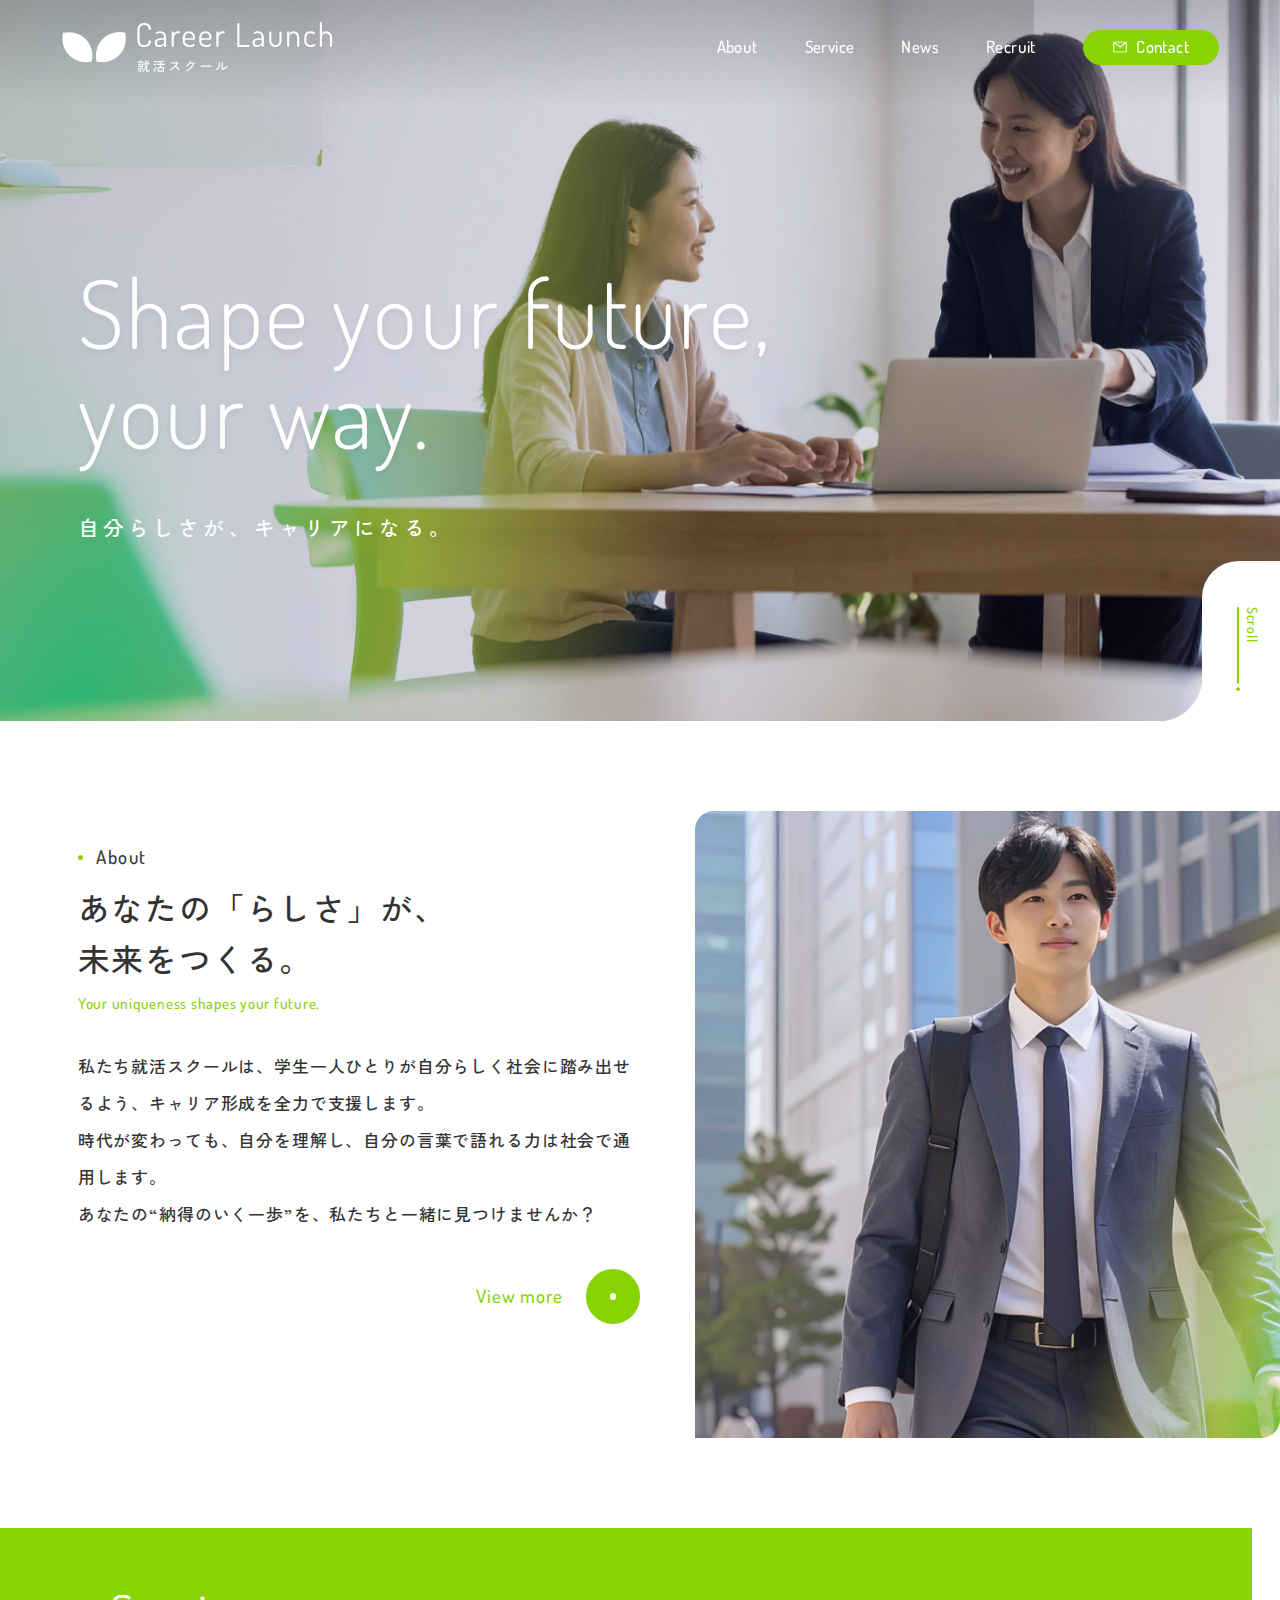
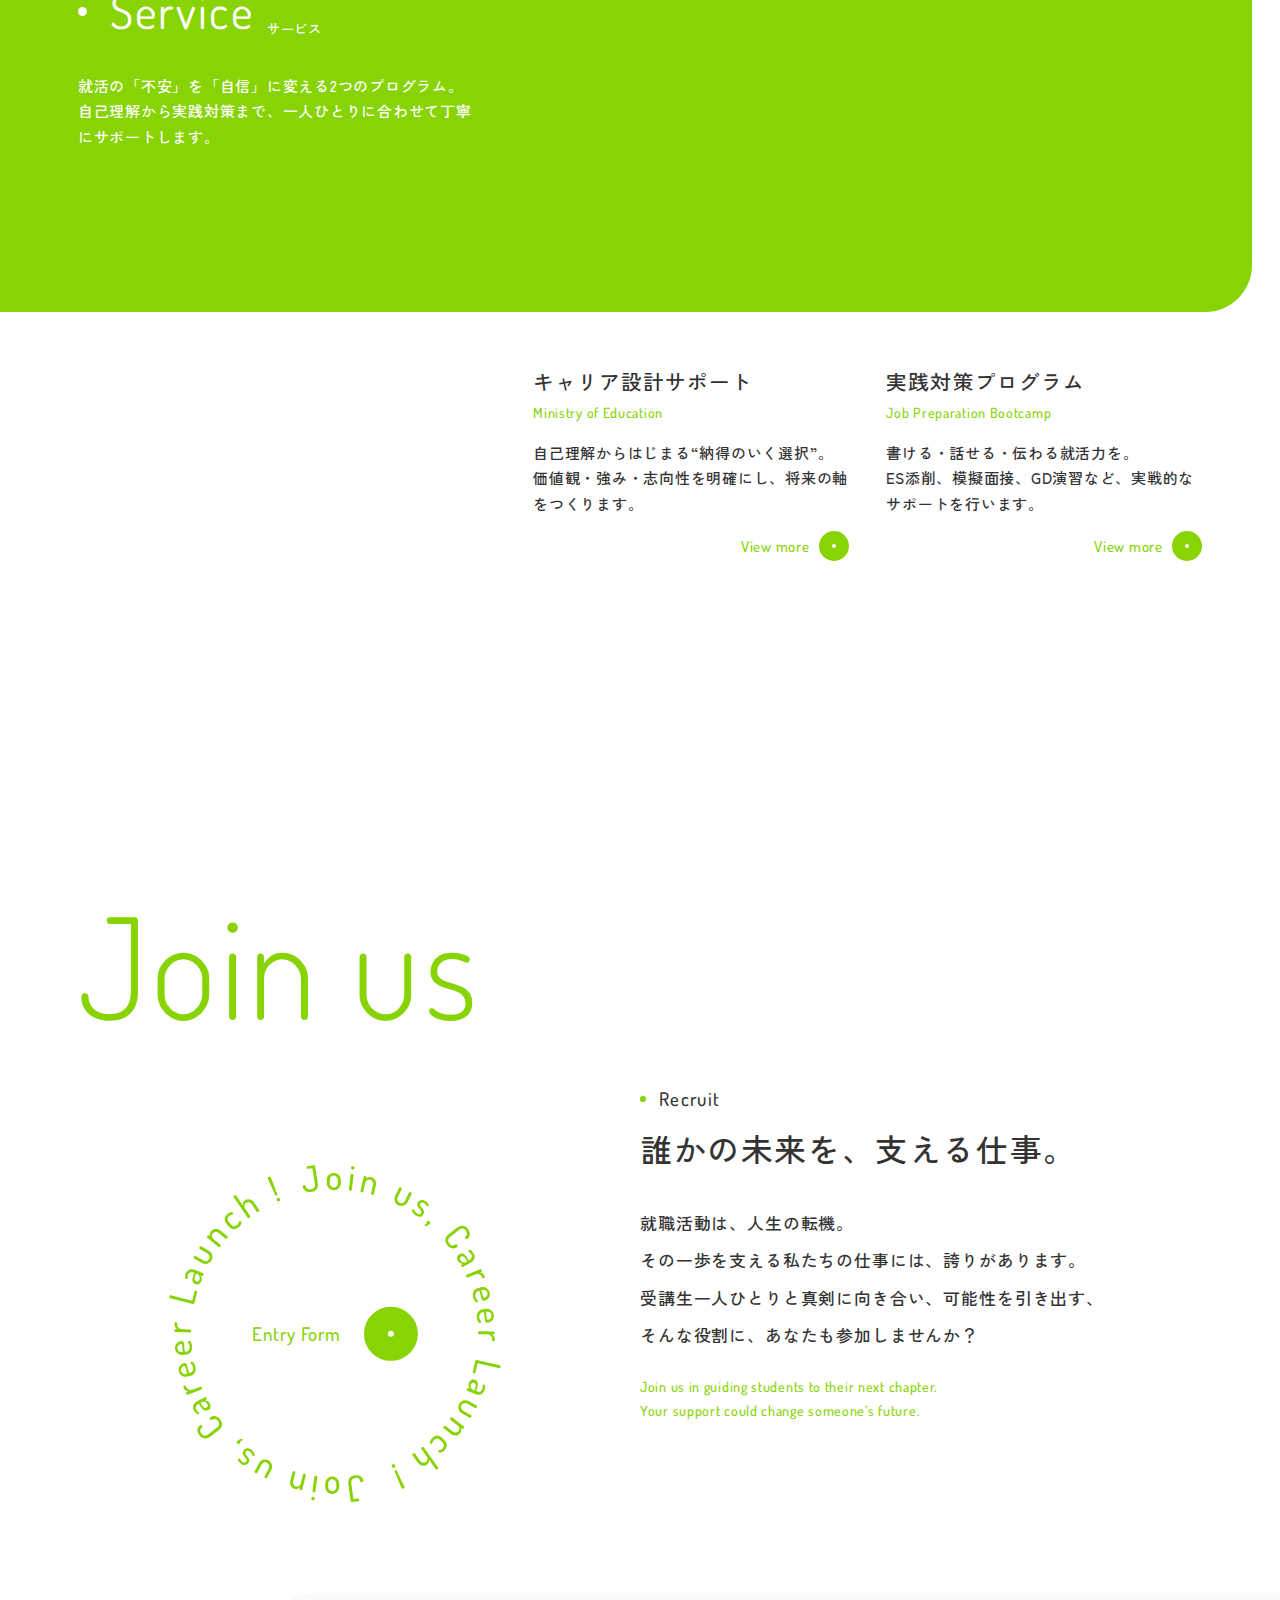
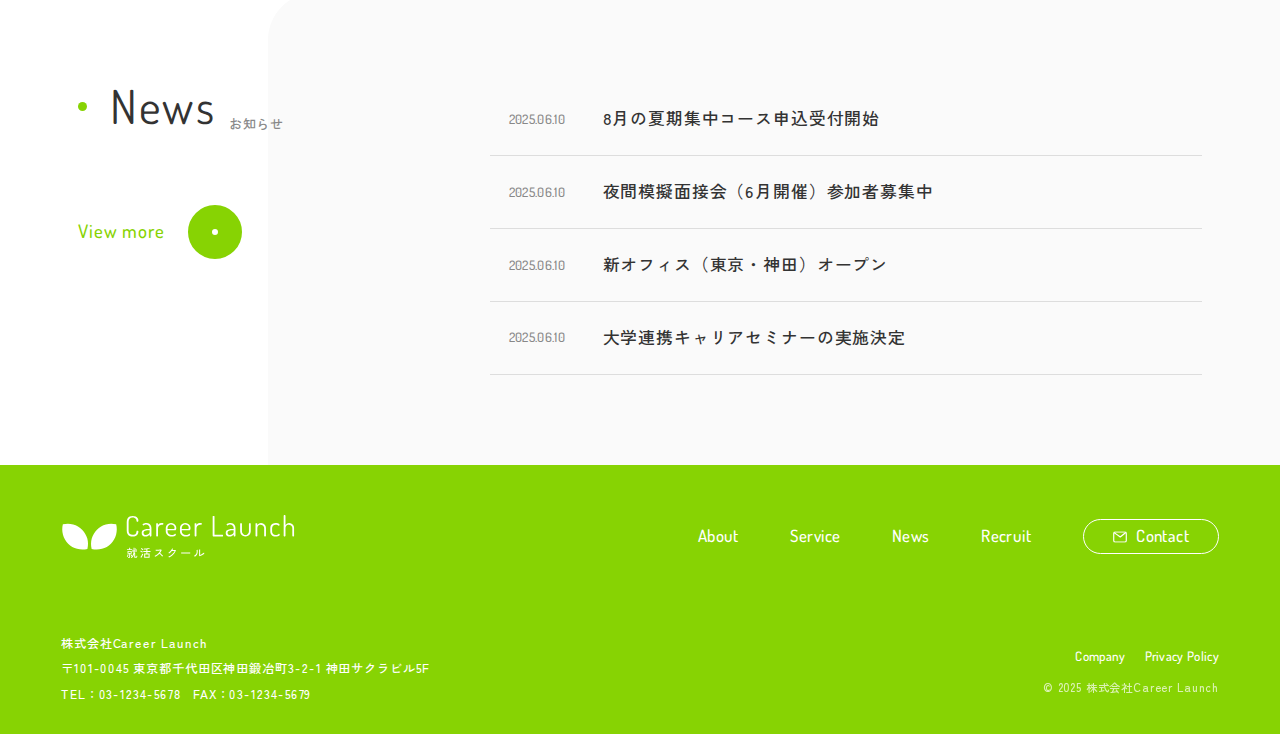
<file: index.html>
<!DOCTYPE html>
<html lang="ja">
    <head>
        <meta charset="utf-8" />
        <meta name="viewport" content="width=device-width,initial-scale=1" />
        <title>Career Launch - 就活スクール</title>
        <meta name="description" content="ページの説明" />
        <meta name="format-detection" content="telephone=no, email=no" />

        <!-- favicon/webclipicon -->
        <link rel="icon" href="img/favicon.ico" />
        <link rel="icon" href="img/favicon.svg" type="image/svg+xml" />
        <link rel="apple-touch-icon" href="img/webclip.png" />

        <!-- font -->
        <link rel="preconnect" href="https://fonts.googleapis.com" />
        <link rel="preconnect" href="https://fonts.gstatic.com" crossorigin />
        <link href="https://fonts.googleapis.com/css2?family=Dosis:wght@200..800&family=Zen+Kaku+Gothic+New:wght@500&display=swap" rel="stylesheet" />

        <!-- css -->
        <link rel="stylesheet" href="css/style.css" />

        <!-- js -->
        <script src="js/vendor/gsap.min.js" defer></script>
        <script src="js/vendor/ScrollTrigger.min.js" defer></script>
        <script type="module" src="js/main.js"></script>

        <!-- noindex -->
        <meta name="robots" content="noindex" />
    </head>
    <body>
        <header class="l-header l-header--top js-header">
            <h1 class="l-header-logo">
                <a href="">
                    <img src="img/logo-white.svg" width="251" height="46" alt="Career Launch 就活スクール" decoding="async" class="l-header-logo-white" />
                    <img src="img/logo.svg" width="251" height="46" alt="Career Launch 就活スクール" decoding="async" class="l-header-logo-black" />
                </a>
            </h1>

            <dialog class="l-header-menu js-header-menu" aria-label="メニュー">
                <button class="l-header-menu-close-button js-header-menu-close-button">
                    <img src="img/icon-cross.svg" width="28" height="28" alt="メニューを閉じる" decoding="async" />
                </button>

                <nav class="l-header-menu-nav" aria-label="メニュー">
                    <ul class="l-header-menu-list">
                        <li class="l-header-menu-item l-header-menu-item--top">
                            <a href="/" class="l-header-menu-link l-header-menu-link--white">
                                <span class="l-header-menu-text-en">Top</span>
                                <span class="l-header-menu-text-ja">トップ</span>
                            </a>
                        </li>
                        <li class="l-header-menu-item">
                            <a href="about.html" class="l-header-menu-link l-header-menu-link--white u-text-hover">
                                <span class="l-header-menu-text-en">About</span>
                                <span class="l-header-menu-text-ja">私たちについて</span>
                            </a>
                        </li>
                        <li class="l-header-menu-item">
                            <a href="service.html" class="l-header-menu-link l-header-menu-link--white u-text-hover">
                                <span class="l-header-menu-text-en">Service</span>
                                <span class="l-header-menu-text-ja">サービス</span>
                            </a>
                        </li>
                        <li class="l-header-menu-item">
                            <a href="news.html" class="l-header-menu-link l-header-menu-link--white u-text-hover">
                                <span class="l-header-menu-text-en">News</span>
                                <span class="l-header-menu-text-ja">お知らせ</span>
                            </a>
                        </li>
                        <li class="l-header-menu-item">
                            <a href="recruit.html" class="l-header-menu-link l-header-menu-link--white u-text-hover">
                                <span class="l-header-menu-text-en">Recruit</span>
                                <span class="l-header-menu-text-ja">採用情報</span>
                            </a>
                        </li>
                        <li class="l-header-menu-item">
                            <a href="contact.html" class="l-header-menu-link l-header-menu-link--contact l-header-menu-link--white">
                                <span class="l-header-menu-text-en">Contact</span>
                                <span class="l-header-menu-text-ja">お問い合わせ</span>
                            </a>
                        </li>
                    </ul>
                </nav>
            </dialog>

            <button class="l-header-menu-open-button js-header-menu-open-button">
                <img src="img/icon-dots.svg" width="24" height="4" alt="メニューを開く" decoding="async" />
            </button>
        </header>

        <main>
            <div class="top-kv js-header-trigger">
                <div class="top-kv-text l-container">
                    <p class="top-kv-text-en">
                        <span>Shape your future, </span>
                        <span>your way.</span>
                    </p>
                    <p class="top-kv-text-ja">自分らしさが、キャリアになる。</p>
                </div>

                <div class="top-kv-scroll">
                    <div class="top-kv-scroll-hint">
                        <img src="img/top/scroll-hint.svg" width="4" height="90" alt="" decoding="async" />
                    </div>
                    <span class="top-kv-scroll-text">Scroll</span>
                </div>
            </div>

            <section class="top-about u-ptb">
                <div class="top-about-content">
                    <h2 class="c-title-small">About</h2>
                    <p class="top-about-message-ja">
                        <span>あなたの「らしさ」が、</span>
                        <span>未来をつくる。</span>
                    </p>

                    <p class="top-about-message-en">Your uniqueness shapes your future.</p>

                    <p class="top-about-text">
                        <span>私たち就活スクールは、学生一人ひとりが自分らしく社会に踏み出せるよう、キャリア形成を全力で支援します。</span>
                        <span>時代が変わっても、自分を理解し、自分の言葉で語れる力は社会で通用します。</span>
                        <span>あなたの“納得のいく一歩”を、私たちと一緒に見つけませんか？</span>
                    </p>

                    <div class="top-about-button">
                        <a href="" class="c-button">View more</a>
                    </div>
                </div>
                <div class="top-about-img">
                    <picture>
                        <source srcset="img/top/top-about.jpg" media="(min-width: 900px)" />
                        <img src="img/top/top-about-sp.jpg" width="355" height="237" alt="(本来は設定する)" decoding="async" />
                    </picture>
                </div>
            </section>

            <section class="top-service l-container">
                <div class="">
                    <div class="c-title c-title--white">
                        <span class="c-title-en c-title-en--white">Service</span>
                        <h2 class="c-title-ja c-title-ja--white">サービス</h2>
                    </div>

                    <p class="top-service-text">
                        <span>就活の「不安」を「自信」に変える2つのプログラム。</span>
                        <span>自己理解から実践対策まで、一人ひとりに合わせて丁寧にサポートします。</span>
                    </p>
                </div>

                <div class="top-service-list">
                    <article class="top-service-item">
                        <a href="">
                            <div class="top-service-item-img">
                                <picture>
                                    <source srcset="img/top/top-services.jpg" media="(min-width: 900px)" />
                                    <img src="img/top/top-services-sp.jpg" width="316" height="251" alt="(本来は設定する)" decoding="async" />
                                </picture>
                            </div>

                            <h3 class="top-service-item-title-ja">キャリア設計サポート</h3>
                            <span class="top-service-item-title-en">Ministry of Education</span>

                            <p class="top-service-item-text">
                                <span>自己理解からはじまる“納得のいく選択”。</span>
                                <span>価値観・強み・志向性を明確にし、将来の軸をつくります。</span>
                            </p>

                            <div class="top-service-item-button">
                                <span class="c-button c-button--small">View more</span>
                            </div>
                        </a>
                    </article>

                    <article class="top-service-item">
                        <a href="">
                            <div class="top-service-item-img">
                                <picture>
                                    <source srcset="img/top/top-services02.jpg" media="(min-width: 900px)" />
                                    <img src="img/top/top-services02-sp.jpg" width="316" height="251" alt="(本来は設定する)" decoding="async" />
                                </picture>
                            </div>

                            <h3 class="top-service-item-title-ja">実践対策プログラム</h3>
                            <span class="top-service-item-title-en">Job Preparation Bootcamp</span>

                            <p class="top-service-item-text">
                                <span>書ける・話せる・伝わる就活力を。</span>
                                <span>ES添削、模擬面接、GD演習など、実戦的なサポートを行います。</span>
                            </p>

                            <div class="top-service-item-button">
                                <span class="c-button c-button--small">View more</span>
                            </div>
                        </a>
                    </article>
                </div>
            </section>

            <section class="top-recruit u-pb">
                <div class="top-recruit-img">
                    <picture>
                        <source srcset="img/top/top-recruit.jpg" media="(min-width: 900px)" />
                        <img src="img/top/top-recruit-sp.jpg" width="375" height="200" alt="" decoding="async" />
                    </picture>
                    <p class="top-recruit-img-text">Join us</p>
                </div>

                <div class="top-recruit-content-wrap l-container">
                    <div class="top-recruit-content">
                        <h2 class="c-title-small">Recruit</h2>

                        <p class="top-recruit-text"><span>誰かの未来を、</span><span>支える仕事。</span></p>

                        <p class="top-recruit-text02">
                            <span>就職活動は、人生の転機。</span>
                            <span>その一歩を支える私たちの仕事には、誇りがあります。</span>
                            <span>受講生一人ひとりと真剣に向き合い、可能性を引き出す、</span>
                            <span>そんな役割に、あなたも参加しませんか？</span>
                        </p>

                        <p class="top-recruit-text-en">
                            <span>Join us in guiding students to their next chapter.</span>
                            <span>Your support could change someone’s future.</span>
                        </p>
                    </div>

                    <div class="top-recruit-entry-button">
                        <div class="c-entry-button">
                            <a href="" class="c-entry-button-link">
                                <img src="img/recruit-button-text.svg" width="356" height="362" alt="" decoding="async" />
                                <span class="c-entry-button-text">
                                    <span class="c-button">Entry Form</span>
                                </span>
                            </a>
                        </div>
                    </div>
                </div>
            </section>

            <section class="top-news l-container">
                <div class="top-news-title">
                    <div class="c-title">
                        <span class="c-title-en">News</span>
                        <h2 class="c-title-ja">お知らせ</h2>
                    </div>
                </div>

                <div class="top-news-list">
                    <article class="c-news-item">
                        <a href="" class="c-news-item-link">
                            <time datetime="2025-06-10" class="c-news-item-date">2025.06.10</time>
                            <h3 class="c-news-item-title">8月の夏期集中コース申込受付開始</h3>
                        </a>
                    </article>

                    <article class="c-news-item">
                        <a href="" class="c-news-item-link">
                            <time datetime="2025-06-10" class="c-news-item-date">2025.06.10</time>
                            <h3 class="c-news-item-title">夜間模擬面接会（6月開催）参加者募集中</h3>
                        </a>
                    </article>

                    <article class="c-news-item">
                        <a href="" class="c-news-item-link">
                            <time datetime="2025-06-10" class="c-news-item-date">2025.06.10</time>
                            <h3 class="c-news-item-title">新オフィス（東京・神田）オープン</h3>
                        </a>
                    </article>

                    <article class="c-news-item">
                        <a href="" class="c-news-item-link">
                            <time datetime="2025-06-10" class="c-news-item-date">2025.06.10</time>
                            <h3 class="c-news-item-title">大学連携キャリアセミナーの実施決定</h3>
                        </a>
                    </article>
                </div>

                <div class="top-news-button">
                    <a href="" class="c-button">View more</a>
                </div>
            </section>
        </main>

        <footer class="l-footer">
            <div class="l-footer-logo">
                <a href="/">
                    <img src="img/logo-white.svg" width="251" height="46" alt="Career Launch 就活スクール" decoding="async" />
                </a>
            </div>

            <div class="l-footer-info">
                <p class="l-footer-company">株式会社Career Launch</p>
                <p class="l-footer-address">
                    <span>〒101-0045</span>
                    <span>東京都千代田区神田鍛冶町3-2-1</span>
                    <span>神田サクラビル5F</span>
                </p>
                <div class="l-footer-contact">
                    <p>TEL：03-1234-5678</p>
                    <p>FAX：03-1234-5679</p>
                </div>
            </div>

            <ul class="l-footer-menu-list">
                <li class="l-footer-menu-item"><a href="about.html" class="u-text-hover">About</a></li>
                <li class="l-footer-menu-item"><a href="service.html" class="u-text-hover">Service</a></li>
                <li class="l-footer-menu-item"><a href="news.html" class="u-text-hover">News</a></li>
                <li class="l-footer-menu-item"><a href="recruit.html" class="u-text-hover">Recruit</a></li>
                <li class="l-footer-menu-item l-footer-menu-item--contact"><a href="contact.html">Contact</a></li>
            </ul>

            <div class="l-footer-legal">
                <ul class="l-footer-legal-list">
                    <li class="l-footer-legal-item"><a href="" class="u-text-hover">Company</a></li>
                    <li class="l-footer-legal-item"><a href="" class="u-text-hover">Privacy Policy</a></li>
                </ul>

                <small class="l-footer-copyright">© 2025 株式会社Career Launch</small>
            </div>
        </footer>
    </body>
</html>
</file>
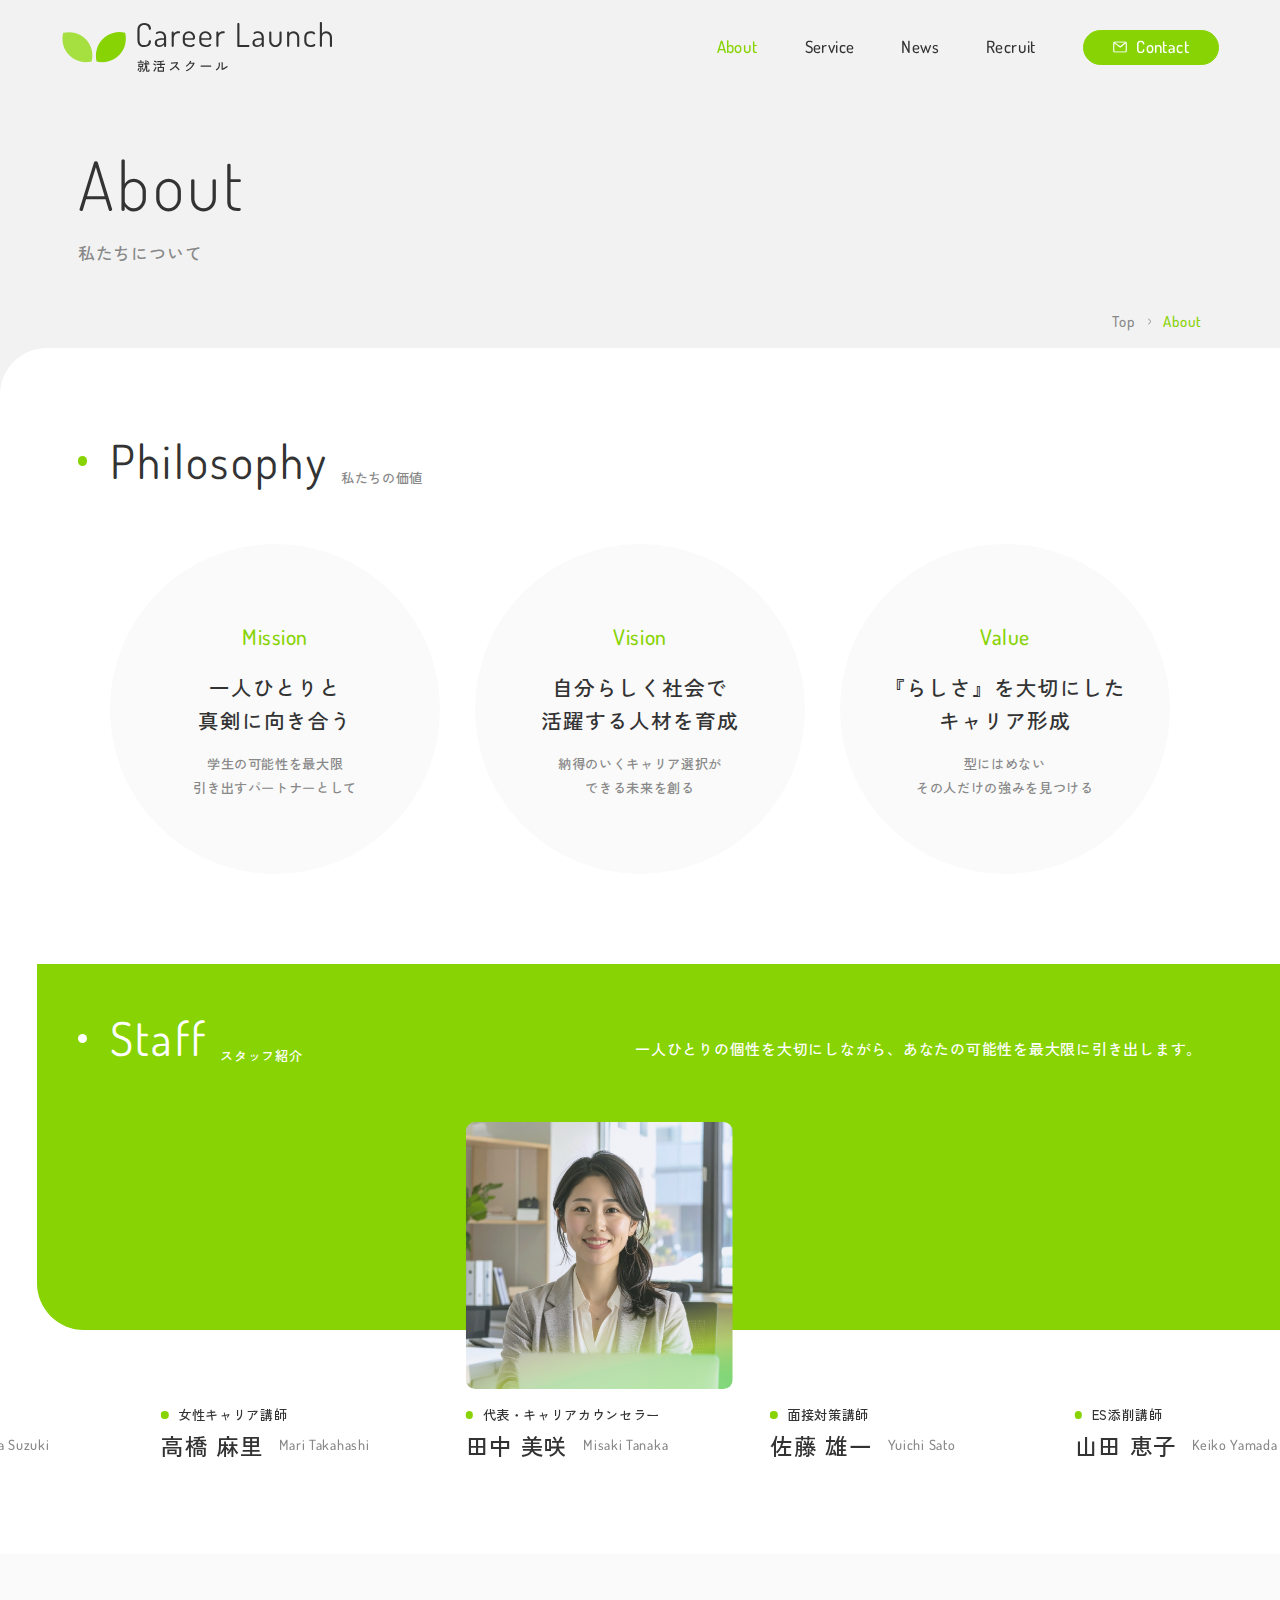
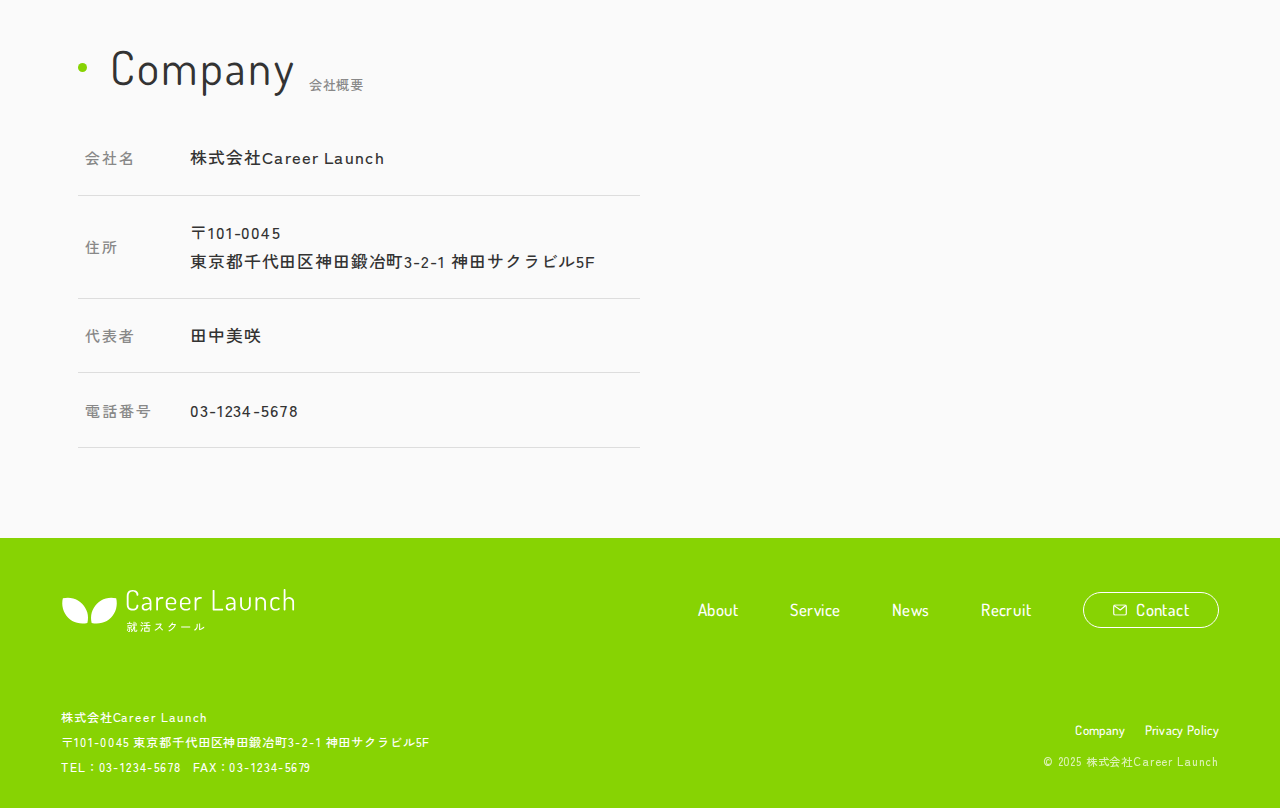
<file: about.html>
<!DOCTYPE html>
<html lang="ja">
    <head>
        <meta charset="utf-8" />
        <meta name="viewport" content="width=device-width,initial-scale=1" />
        <title>About | Career Launch - 就活スクール</title>
        <meta name="description" content="ページの説明" />
        <meta name="format-detection" content="telephone=no, email=no" />

        <!-- favicon/webclipicon -->
        <link rel="icon" href="img/favicon.ico" />
        <link rel="icon" href="img/favicon.svg" type="image/svg+xml" />
        <link rel="apple-touch-icon" href="img/webclip.png" />

        <!-- font -->
        <link rel="preconnect" href="https://fonts.googleapis.com" />
        <link rel="preconnect" href="https://fonts.gstatic.com" crossorigin />
        <link href="https://fonts.googleapis.com/css2?family=Dosis:wght@200..800&family=Zen+Kaku+Gothic+New:wght@500&display=swap" rel="stylesheet" />

        <!-- css -->
        <link rel="stylesheet" href="css/vendor/splide-core.min.css" />
        <link rel="stylesheet" href="css/style.css" />

        <!-- js -->
        <script src="js/vendor/gsap.min.js" defer></script>
        <script src="js/vendor/ScrollTrigger.min.js" defer></script>
        <script src="js/vendor/splide.min.js" defer></script>
        <script type="module" src="js/main.js"></script>

        <!-- noindex -->
        <meta name="robots" content="noindex" />
    </head>
    <body>
        <header class="l-header js-header">
            <p class="l-header-logo">
                <a href="/">
                    <img src="img/logo.svg" width="251" height="46" alt="Career Launch 就活スクール" decoding="async" />
                </a>
            </p>

            <dialog class="l-header-menu js-header-menu" aria-label="メニュー">
                <button class="l-header-menu-close-button js-header-menu-close-button">
                    <img src="img/icon-cross.svg" width="28" height="28" alt="メニューを閉じる" decoding="async" />
                </button>

                <nav class="l-header-menu-nav" aria-label="メニュー">
                    <ul class="l-header-menu-list">
                        <li class="l-header-menu-item l-header-menu-item--top">
                            <a href="/" class="l-header-menu-link">
                                <span class="l-header-menu-text-en">Top</span>
                                <span class="l-header-menu-text-ja">トップ</span>
                            </a>
                        </li>
                        <li class="l-header-menu-item">
                            <a href="about.html" class="l-header-menu-link l-header-menu-link--current u-text-hover">
                                <span class="l-header-menu-text-en">About</span>
                                <span class="l-header-menu-text-ja">私たちについて</span>
                            </a>
                        </li>
                        <li class="l-header-menu-item">
                            <a href="service.html" class="l-header-menu-link u-text-hover">
                                <span class="l-header-menu-text-en">Service</span>
                                <span class="l-header-menu-text-ja">サービス</span>
                            </a>
                        </li>
                        <li class="l-header-menu-item">
                            <a href="news.html" class="l-header-menu-link u-text-hover">
                                <span class="l-header-menu-text-en">News</span>
                                <span class="l-header-menu-text-ja">お知らせ</span>
                            </a>
                        </li>
                        <li class="l-header-menu-item">
                            <a href="recruit.html" class="l-header-menu-link u-text-hover">
                                <span class="l-header-menu-text-en">Recruit</span>
                                <span class="l-header-menu-text-ja">採用情報</span>
                            </a>
                        </li>
                        <li class="l-header-menu-item">
                            <a href="contact.html" class="l-header-menu-link l-header-menu-link--contact">
                                <span class="l-header-menu-text-en">Contact</span>
                                <span class="l-header-menu-text-ja">お問い合わせ</span>
                            </a>
                        </li>
                    </ul>
                </nav>
            </dialog>

            <button class="l-header-menu-open-button js-header-menu-open-button">
                <img src="img/icon-dots.svg" width="24" height="4" alt="メニューを開く" decoding="async" />
            </button>
        </header>

        <main>
            <div class="c-page-kv js-header-trigger">
                <div class="l-container">
                    <div class="c-page-kv-inner">
                        <div class="c-page-kv-title-wrap">
                            <span class="c-page-kv-title-en">About</span>
                            <h1 class="c-page-kv-title-ja">私たちについて</h1>
                        </div>

                        <div class="c-page-kv-breadcrumb">
                            <ol class="c-breadcrumb">
                                <li class="c-breadcrumb-item">
                                    <a href="">Top</a>
                                </li>
                                <li class="c-breadcrumb-item c-breadcrumb-item--current">About</li>
                            </ol>
                        </div>
                    </div>
                </div>
            </div>

            <section class="about-philosophy u-pb l-container">
                <div class="c-title">
                    <span class="c-title-en">Philosophy</span>
                    <h2 class="c-title-ja">私たちの価値</h2>
                </div>

                <div class="about-philosophy-list">
                    <section class="about-philosophy-item">
                        <h3 class="about-philosophy-item-title">Mission</h3>
                        <p class="about-philosophy-item-text">
                            <span>一人ひとりと</span>
                            <span>真剣に向き合う</span>
                        </p>
                        <p class="about-philosophy-item-text02">
                            <span>学生の可能性を最大限</span>
                            <span>引き出すパートナーとして</span>
                        </p>
                    </section>
                    <section class="about-philosophy-item">
                        <h3 class="about-philosophy-item-title">Vision</h3>
                        <p class="about-philosophy-item-text">
                            <span>自分らしく社会で</span>
                            <span>活躍する人材を育成</span>
                        </p>
                        <p class="about-philosophy-item-text02">
                            <span>納得のいくキャリア選択が</span>
                            <span>できる未来を創る</span>
                        </p>
                    </section>
                    <section class="about-philosophy-item">
                        <h3 class="about-philosophy-item-title">Value</h3>
                        <p class="about-philosophy-item-text">
                            <span>『らしさ』を大切にした</span>
                            <span>キャリア形成</span>
                        </p>
                        <p class="about-philosophy-item-text02">
                            <span>型にはめない</span>
                            <span>その人だけの強みを見つける</span>
                        </p>
                    </section>
                </div>
            </section>

            <section class="about-staff u-pb">
                <div class="about-staff-head l-container">
                    <div class="c-title c-title--white">
                        <span class="c-title-en c-title-en--white">Staff</span>
                        <h2 class="c-title-ja c-title-ja--white">スタッフ紹介</h2>
                    </div>

                    <p class="about-staff-text">一人ひとりの個性を大切にしながら、あなたの可能性を最大限に引き出します。</p>
                </div>

                <div class="js-about-staff-slider about-staff-slider splide">
                    <div class="about-staff-list splide__track">
                        <ul class="splide__list">
                            <li class="splide__slide">
                                <div class="about-staff-item">
                                    <div class="about-staff-item-img">
                                        <img src="img/about/staffs.jpg" width="900" height="900" alt="(本来は設定する)" decoding="async" />
                                    </div>

                                    <p class="about-staff-item-position">女性キャリア講師</p>

                                    <div class="about-staff-item-name">
                                        <p class="about-staff-item-name-ja">高橋 麻里</p>
                                        <span class="about-staff-item-name-en">Mari Takahashi</span>
                                    </div>
                                </div>
                            </li>

                            <li class="splide__slide">
                                <div class="about-staff-item">
                                    <div class="about-staff-item-img">
                                        <img src="img/about/staffs02.jpg" width="900" height="900" alt="(本来は設定する)" decoding="async" />
                                    </div>

                                    <p class="about-staff-item-position">代表・キャリアカウンセラー</p>

                                    <div class="about-staff-item-name">
                                        <p class="about-staff-item-name-ja">田中 美咲</p>
                                        <span class="about-staff-item-name-en">Misaki Tanaka</span>
                                    </div>
                                </div>
                            </li>

                            <li class="splide__slide">
                                <div class="about-staff-item">
                                    <div class="about-staff-item-img">
                                        <img src="img/about/staffs03.jpg" width="900" height="900" alt="(本来は設定する)" decoding="async" />
                                    </div>

                                    <p class="about-staff-item-position">面接対策講師</p>

                                    <div class="about-staff-item-name">
                                        <p class="about-staff-item-name-ja">佐藤 雄一</p>
                                        <span class="about-staff-item-name-en">Yuichi Sato</span>
                                    </div>
                                </div>
                            </li>

                            <li class="splide__slide">
                                <div class="about-staff-item">
                                    <div class="about-staff-item-img">
                                        <img src="img/about/staffs04.jpg" width="900" height="900" alt="(本来は設定する)" decoding="async" />
                                    </div>

                                    <p class="about-staff-item-position">ES添削講師</p>

                                    <div class="about-staff-item-name">
                                        <p class="about-staff-item-name-ja">山田 恵子</p>
                                        <span class="about-staff-item-name-en">Keiko Yamada</span>
                                    </div>
                                </div>
                            </li>

                            <li class="splide__slide">
                                <div class="about-staff-item">
                                    <div class="about-staff-item-img">
                                        <img src="img/about/staffs05.jpg" width="900" height="900" alt="(本来は設定する)" decoding="async" />
                                    </div>

                                    <p class="about-staff-item-position">IT業界専門講師</p>

                                    <div class="about-staff-item-name">
                                        <p class="about-staff-item-name-ja">鈴木 健太</p>
                                        <span class="about-staff-item-name-en">Keita Suzuki</span>
                                    </div>
                                </div>
                            </li>
                        </ul>
                    </div>
                </div>
            </section>

            <section class="about-company u-ptb l-container">
                <div class="about-company-title">
                    <div class="c-title">
                        <span class="c-title-en">Company</span>
                        <h2 class="c-title-ja">会社概要</h2>
                    </div>
                </div>

                <div class="about-company-img">
                    <img src="img/about/office.jpg" width="335" height="223" alt="(本来は設定する)" decoding="async" />
                </div>

                <table class="about-company-table" aria-label="会社概要">
                    <tbody class="about-company-table-body">
                        <tr class="about-company-table-item">
                            <th>会社名</th>
                            <td>株式会社Career Launch</td>
                        </tr>

                        <tr class="about-company-table-item">
                            <th>住所</th>
                            <td>
                                <span>〒101-0045</span>
                                <span>東京都千代田区神田鍛冶町3-2-1 神田サクラビル5F</span>
                            </td>
                        </tr>

                        <tr class="about-company-table-item">
                            <th>代表者</th>
                            <td>田中美咲</td>
                        </tr>

                        <tr class="about-company-table-item">
                            <th>電話番号</th>
                            <td>03-1234-5678</td>
                        </tr>
                    </tbody>
                </table>
            </section>
        </main>

        <footer class="l-footer">
            <div class="l-footer-logo">
                <a href="/">
                    <img src="img/logo-white.svg" width="251" height="46" alt="Career Launch 就活スクール" decoding="async" />
                </a>
            </div>

            <div class="l-footer-info">
                <p class="l-footer-company">株式会社Career Launch</p>
                <p class="l-footer-address">
                    <span>〒101-0045</span>
                    <span>東京都千代田区神田鍛冶町3-2-1</span>
                    <span>神田サクラビル5F</span>
                </p>
                <div class="l-footer-contact">
                    <p>TEL：03-1234-5678</p>
                    <p>FAX：03-1234-5679</p>
                </div>
            </div>

            <ul class="l-footer-menu-list">
                <li class="l-footer-menu-item"><a href="about.html" class="u-text-hover">About</a></li>
                <li class="l-footer-menu-item"><a href="service.html" class="u-text-hover">Service</a></li>
                <li class="l-footer-menu-item"><a href="news.html" class="u-text-hover">News</a></li>
                <li class="l-footer-menu-item"><a href="recruit.html" class="u-text-hover">Recruit</a></li>
                <li class="l-footer-menu-item l-footer-menu-item--contact"><a href="contact.html">Contact</a></li>
            </ul>

            <div class="l-footer-legal">
                <ul class="l-footer-legal-list">
                    <li class="l-footer-legal-item"><a href="" class="u-text-hover">Company</a></li>
                    <li class="l-footer-legal-item"><a href="" class="u-text-hover">Privacy Policy</a></li>
                </ul>

                <small class="l-footer-copyright">© 2025 株式会社Career Launch</small>
            </div>
        </footer>
    </body>
</html>
</file>
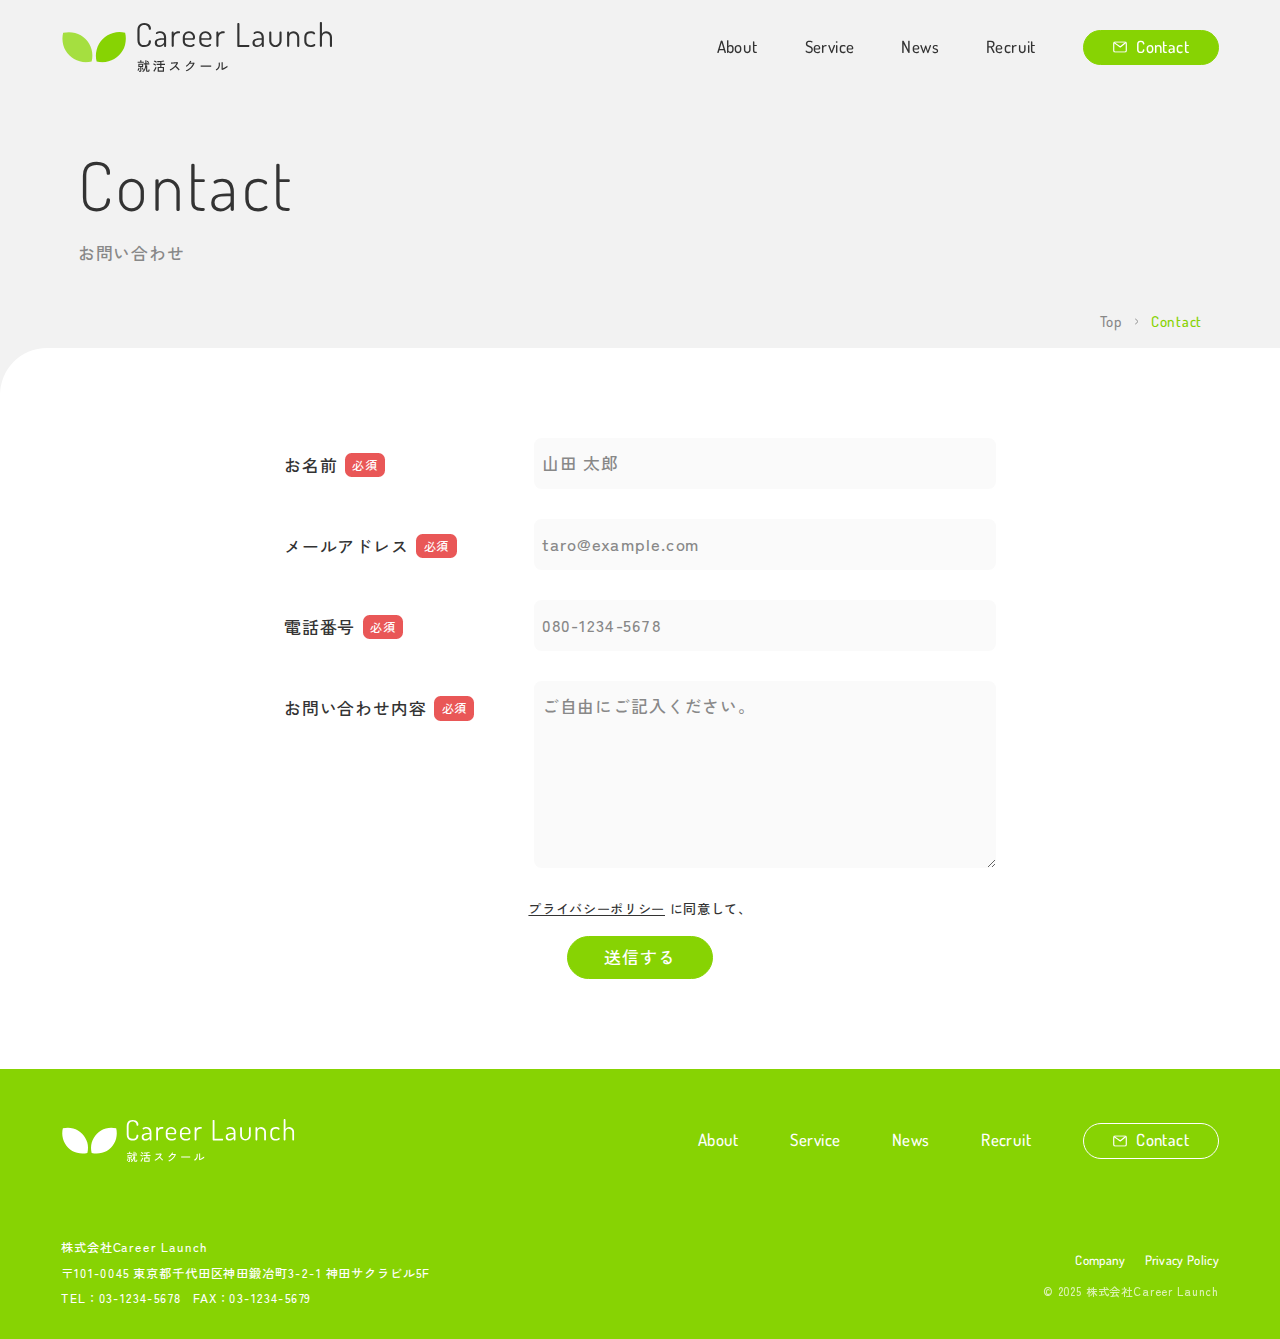
<file: contact.html>
<!DOCTYPE html>
<html lang="ja">
    <head>
        <meta charset="utf-8" />
        <meta name="viewport" content="width=device-width,initial-scale=1" />
        <title>Contact | Career Launch - 就活スクール</title>
        <meta name="description" content="ページの説明" />
        <meta name="format-detection" content="telephone=no, email=no" />

        <!-- favicon/webclipicon -->
        <link rel="icon" href="img/favicon.ico" />
        <link rel="icon" href="img/favicon.svg" type="image/svg+xml" />
        <link rel="apple-touch-icon" href="img/webclip.png" />

        <!-- font -->
        <link rel="preconnect" href="https://fonts.googleapis.com" />
        <link rel="preconnect" href="https://fonts.gstatic.com" crossorigin />
        <link href="https://fonts.googleapis.com/css2?family=Dosis:wght@200..800&family=Zen+Kaku+Gothic+New:wght@500&display=swap" rel="stylesheet" />

        <!-- css -->
        <link rel="stylesheet" href="css/style.css" />

        <!-- js -->
        <script src="js/vendor/gsap.min.js" defer></script>
        <script src="js/vendor/ScrollTrigger.min.js" defer></script>
        <script type="module" src="js/main.js"></script>

        <!-- noindex -->
        <meta name="robots" content="noindex" />
    </head>
    <body>
        <header class="l-header js-header">
            <p class="l-header-logo">
                <a href="/">
                    <img src="img/logo.svg" width="251" height="46" alt="Career Launch 就活スクール" decoding="async" />
                </a>
            </p>

            <dialog class="l-header-menu js-header-menu" aria-label="メニュー">
                <button class="l-header-menu-close-button js-header-menu-close-button">
                    <img src="img/icon-cross.svg" width="28" height="28" alt="メニューを閉じる" decoding="async" />
                </button>

                <nav class="l-header-menu-nav" aria-label="メニュー">
                    <ul class="l-header-menu-list">
                        <li class="l-header-menu-item l-header-menu-item--top">
                            <a href="/" class="l-header-menu-link">
                                <span class="l-header-menu-text-en">Top</span>
                                <span class="l-header-menu-text-ja">トップ</span>
                            </a>
                        </li>
                        <li class="l-header-menu-item">
                            <a href="about.html" class="l-header-menu-link u-text-hover">
                                <span class="l-header-menu-text-en">About</span>
                                <span class="l-header-menu-text-ja">私たちについて</span>
                            </a>
                        </li>
                        <li class="l-header-menu-item">
                            <a href="service.html" class="l-header-menu-link u-text-hover">
                                <span class="l-header-menu-text-en">Service</span>
                                <span class="l-header-menu-text-ja">サービス</span>
                            </a>
                        </li>
                        <li class="l-header-menu-item">
                            <a href="news.html" class="l-header-menu-link u-text-hover">
                                <span class="l-header-menu-text-en">News</span>
                                <span class="l-header-menu-text-ja">お知らせ</span>
                            </a>
                        </li>
                        <li class="l-header-menu-item">
                            <a href="recruit.html" class="l-header-menu-link u-text-hover">
                                <span class="l-header-menu-text-en">Recruit</span>
                                <span class="l-header-menu-text-ja">採用情報</span>
                            </a>
                        </li>
                        <li class="l-header-menu-item">
                            <a href="contact.html" class="l-header-menu-link l-header-menu-link--contact">
                                <span class="l-header-menu-text-en">Contact</span>
                                <span class="l-header-menu-text-ja">お問い合わせ</span>
                            </a>
                        </li>
                    </ul>
                </nav>
            </dialog>

            <button class="l-header-menu-open-button js-header-menu-open-button">
                <img src="img/icon-dots.svg" width="24" height="4" alt="メニューを開く" decoding="async" />
            </button>
        </header>

        <main>
            <div class="c-page-kv js-header-trigger">
                <div class="l-container">
                    <div class="c-page-kv-inner">
                        <div class="c-page-kv-title-wrap">
                            <span class="c-page-kv-title-en">Contact</span>
                            <h1 class="c-page-kv-title-ja">お問い合わせ</h1>
                        </div>

                        <div class="c-page-kv-breadcrumb">
                            <ol class="c-breadcrumb">
                                <li class="c-breadcrumb-item">
                                    <a href="">Top</a>
                                </li>
                                <li class="c-breadcrumb-item c-breadcrumb-item--current">Contact</li>
                            </ol>
                        </div>
                    </div>
                </div>
            </div>

            <div class="l-container-s u-pb">
                <form action="" class="contact-form">
                    <div class="contact-form-item">
                        <label for="name" class="contact-form-label">
                            <span class="contact-form-label-text">お名前</span>
                            <span class="c-form-required">必須</span>
                        </label>

                        <input type="text" name="name" id="name" class="c-form-text" placeholder="山田 太郎" />
                    </div>

                    <div class="contact-form-item">
                        <label for="email" class="contact-form-label">
                            <span class="contact-form-label-text">メールアドレス</span>
                            <span class="c-form-required">必須</span>
                        </label>

                        <input type="email" name="email" id="email" class="c-form-text" placeholder="taro@example.com" />
                    </div>

                    <div class="contact-form-item">
                        <label for="tel" class="contact-form-label">
                            <span class="contact-form-label-text">電話番号</span>
                            <span class="c-form-required">必須</span>
                        </label>

                        <input type="tel" name="tel" id="tel" class="c-form-text" placeholder="080-1234-5678" />
                    </div>

                    <div class="contact-form-item">
                        <label for="message" class="contact-form-label">
                            <span class="contact-form-label-text">お問い合わせ内容</span>
                            <span class="c-form-required">必須</span>
                        </label>

                        <textarea name="message" id="message" placeholder="ご自由にご記入ください。" class="c-form-text c-form-text--textarea"></textarea>
                    </div>

                    <div class="contact-form-item contact-form-item--submit">
                        <p class="contact-form-consent">
                            <a href="" target="_blank">プライバシーポリシー</a>
                            に同意して、
                        </p>
                        <div class="contact-form-button">
                            <button type="submit" class="c-form-button">送信する</button>
                        </div>
                    </div>
                </form>
            </div>
        </main>

        <footer class="l-footer">
            <div class="l-footer-logo">
                <a href="/">
                    <img src="img/logo-white.svg" width="251" height="46" alt="Career Launch 就活スクール" decoding="async" />
                </a>
            </div>

            <div class="l-footer-info">
                <p class="l-footer-company">株式会社Career Launch</p>
                <p class="l-footer-address">
                    <span>〒101-0045</span>
                    <span>東京都千代田区神田鍛冶町3-2-1</span>
                    <span>神田サクラビル5F</span>
                </p>
                <div class="l-footer-contact">
                    <p>TEL：03-1234-5678</p>
                    <p>FAX：03-1234-5679</p>
                </div>
            </div>

            <ul class="l-footer-menu-list">
                <li class="l-footer-menu-item"><a href="about.html" class="u-text-hover">About</a></li>
                <li class="l-footer-menu-item"><a href="service.html" class="u-text-hover">Service</a></li>
                <li class="l-footer-menu-item"><a href="news.html" class="u-text-hover">News</a></li>
                <li class="l-footer-menu-item"><a href="recruit.html" class="u-text-hover">Recruit</a></li>
                <li class="l-footer-menu-item l-footer-menu-item--contact"><a href="contact.html">Contact</a></li>
            </ul>

            <div class="l-footer-legal">
                <ul class="l-footer-legal-list">
                    <li class="l-footer-legal-item"><a href="" class="u-text-hover">Company</a></li>
                    <li class="l-footer-legal-item"><a href="" class="u-text-hover">Privacy Policy</a></li>
                </ul>

                <small class="l-footer-copyright">© 2025 株式会社Career Launch</small>
            </div>
        </footer>
    </body>
</html>
</file>
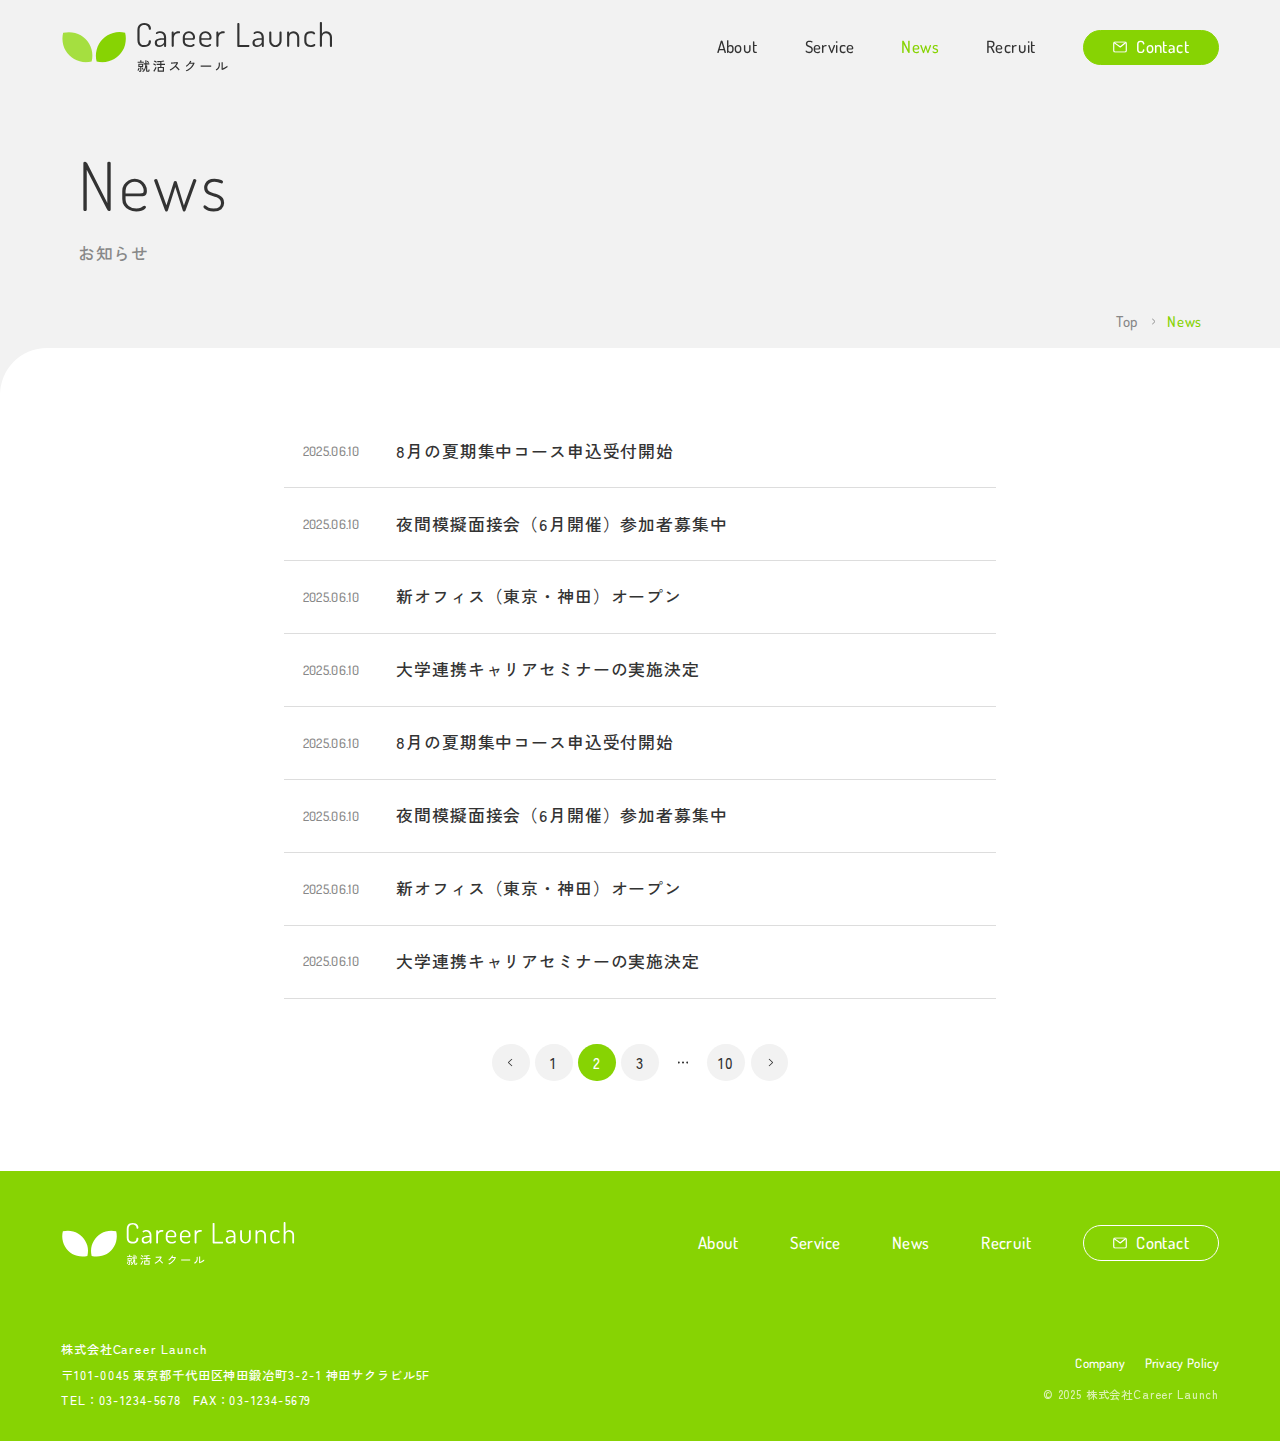
<file: news.html>
<!DOCTYPE html>
<html lang="ja">
    <head>
        <meta charset="utf-8" />
        <meta name="viewport" content="width=device-width,initial-scale=1" />
        <title>News | Career Launch - 就活スクール</title>
        <meta name="description" content="ページの説明" />
        <meta name="format-detection" content="telephone=no, email=no" />

        <!-- favicon/webclipicon -->
        <link rel="icon" href="img/favicon.ico" />
        <link rel="icon" href="img/favicon.svg" type="image/svg+xml" />
        <link rel="apple-touch-icon" href="img/webclip.png" />

        <!-- font -->
        <link rel="preconnect" href="https://fonts.googleapis.com" />
        <link rel="preconnect" href="https://fonts.gstatic.com" crossorigin />
        <link href="https://fonts.googleapis.com/css2?family=Dosis:wght@200..800&family=Zen+Kaku+Gothic+New:wght@500&display=swap" rel="stylesheet" />

        <!-- css -->
        <link rel="stylesheet" href="css/style.css" />

        <!-- js -->
        <script src="js/vendor/gsap.min.js" defer></script>
        <script src="js/vendor/ScrollTrigger.min.js" defer></script>
        <script type="module" src="js/main.js"></script>

        <!-- noindex -->
        <meta name="robots" content="noindex" />
    </head>
    <body>
        <header class="l-header js-header">
            <p class="l-header-logo">
                <a href="/">
                    <img src="img/logo.svg" width="251" height="46" alt="Career Launch 就活スクール" decoding="async" />
                </a>
            </p>

            <dialog class="l-header-menu js-header-menu" aria-label="メニュー">
                <button class="l-header-menu-close-button js-header-menu-close-button">
                    <img src="img/icon-cross.svg" width="28" height="28" alt="メニューを閉じる" decoding="async" />
                </button>

                <nav class="l-header-menu-nav" aria-label="メニュー">
                    <ul class="l-header-menu-list">
                        <li class="l-header-menu-item l-header-menu-item--top">
                            <a href="/" class="l-header-menu-link">
                                <span class="l-header-menu-text-en">Top</span>
                                <span class="l-header-menu-text-ja">トップ</span>
                            </a>
                        </li>
                        <li class="l-header-menu-item">
                            <a href="about.html" class="l-header-menu-link u-text-hover">
                                <span class="l-header-menu-text-en">About</span>
                                <span class="l-header-menu-text-ja">私たちについて</span>
                            </a>
                        </li>
                        <li class="l-header-menu-item">
                            <a href="service.html" class="l-header-menu-link u-text-hover">
                                <span class="l-header-menu-text-en">Service</span>
                                <span class="l-header-menu-text-ja">サービス</span>
                            </a>
                        </li>
                        <li class="l-header-menu-item">
                            <a href="news.html" class="l-header-menu-link l-header-menu-link--current u-text-hover">
                                <span class="l-header-menu-text-en">News</span>
                                <span class="l-header-menu-text-ja">お知らせ</span>
                            </a>
                        </li>
                        <li class="l-header-menu-item">
                            <a href="recruit.html" class="l-header-menu-link u-text-hover">
                                <span class="l-header-menu-text-en">Recruit</span>
                                <span class="l-header-menu-text-ja">採用情報</span>
                            </a>
                        </li>
                        <li class="l-header-menu-item">
                            <a href="contact.html" class="l-header-menu-link l-header-menu-link--contact">
                                <span class="l-header-menu-text-en">Contact</span>
                                <span class="l-header-menu-text-ja">お問い合わせ</span>
                            </a>
                        </li>
                    </ul>
                </nav>
            </dialog>

            <button class="l-header-menu-open-button js-header-menu-open-button">
                <img src="img/icon-dots.svg" width="24" height="4" alt="メニューを開く" decoding="async" />
            </button>
        </header>

        <main class="u-pb">
            <div class="c-page-kv js-header-trigger">
                <div class="l-container">
                    <div class="c-page-kv-inner">
                        <div class="c-page-kv-title-wrap">
                            <span class="c-page-kv-title-en">News</span>
                            <h1 class="c-page-kv-title-ja">お知らせ</h1>
                        </div>

                        <div class="c-page-kv-breadcrumb">
                            <ol class="c-breadcrumb">
                                <li class="c-breadcrumb-item">
                                    <a href="">Top</a>
                                </li>
                                <li class="c-breadcrumb-item c-breadcrumb-item--current">News</li>
                            </ol>
                        </div>
                    </div>
                </div>
            </div>

            <div class="news-archive l-container-s">
                <article class="c-news-item">
                    <a href="news-detail.html" class="c-news-item-link">
                        <time datetime="2025-06-07" class="c-news-item-date">2025.06.10</time>
                        <h2 class="c-news-item-title">8月の夏期集中コース申込受付開始</h2>
                    </a>
                </article>

                <article class="c-news-item">
                    <a href="news-detail.html" class="c-news-item-link">
                        <time datetime="2025-06-07" class="c-news-item-date">2025.06.10</time>
                        <h2 class="c-news-item-title">夜間模擬面接会（6月開催）参加者募集中</h2>
                    </a>
                </article>

                <article class="c-news-item">
                    <a href="news-detail.html" class="c-news-item-link">
                        <time datetime="2025-06-07" class="c-news-item-date">2025.06.10</time>
                        <h2 class="c-news-item-title">新オフィス（東京・神田）オープン</h2>
                    </a>
                </article>

                <article class="c-news-item">
                    <a href="news-detail.html" class="c-news-item-link">
                        <time datetime="2025-06-07" class="c-news-item-date">2025.06.10</time>
                        <h2 class="c-news-item-title">大学連携キャリアセミナーの実施決定</h2>
                    </a>
                </article>

                <article class="c-news-item">
                    <a href="news-detail.html" class="c-news-item-link">
                        <time datetime="2025-06-07" class="c-news-item-date">2025.06.10</time>
                        <h2 class="c-news-item-title">8月の夏期集中コース申込受付開始</h2>
                    </a>
                </article>

                <article class="c-news-item">
                    <a href="news-detail.html" class="c-news-item-link">
                        <time datetime="2025-06-07" class="c-news-item-date">2025.06.10</time>
                        <h2 class="c-news-item-title">夜間模擬面接会（6月開催）参加者募集中</h2>
                    </a>
                </article>

                <article class="c-news-item">
                    <a href="news-detail.html" class="c-news-item-link">
                        <time datetime="2025-06-07" class="c-news-item-date">2025.06.10</time>
                        <h2 class="c-news-item-title">新オフィス（東京・神田）オープン</h2>
                    </a>
                </article>

                <article class="c-news-item">
                    <a href="news-detail.html" class="c-news-item-link">
                        <time datetime="2025-06-07" class="c-news-item-date">2025.06.10</time>
                        <h2 class="c-news-item-title">大学連携キャリアセミナーの実施決定</h2>
                    </a>
                </article>

                <div class="news-archive-pagination">
                    <div class="c-pagination">
                        <nav class="c-pagination-nav" aria-label="ページネーション">
                            <ul class="c-pagination-list">
                                <li class="c-pagination-item">
                                    <a href="" class="c-pagination-link">
                                        <span class="c-pagination-icon c-pagination-icon--prev"></span>
                                        <span class="u-visually-hidden">前のページ</span>
                                    </a>
                                </li>
                                <li class="c-pagination-item">
                                    <a href="" class="c-pagination-link">1</a>
                                </li>
                                <li class="c-pagination-item">
                                    <span class="c-pagination-number c-pagination-number--current">2</span>
                                </li>
                                <li class="c-pagination-item">
                                    <a href="" class="c-pagination-link">3</a>
                                </li>
                                <li class="c-pagination-item">
                                    <span class="c-pagination-dots">
                                        <span class="c-pagination-dot-icon"></span>
                                    </span>
                                </li>
                                <li class="c-pagination-item">
                                    <a href="" class="c-pagination-link">10</a>
                                </li>
                                <li class="c-pagination-item">
                                    <a href="" class="c-pagination-link">
                                        <span class="c-pagination-icon c-pagination-icon--next"></span>
                                        <span class="u-visually-hidden">次のページ</span>
                                    </a>
                                </li>
                            </ul>
                        </nav>
                    </div>
                </div>
            </div>
        </main>

        <footer class="l-footer">
            <div class="l-footer-logo">
                <a href="/">
                    <img src="img/logo-white.svg" width="251" height="46" alt="Career Launch 就活スクール" decoding="async" />
                </a>
            </div>

            <div class="l-footer-info">
                <p class="l-footer-company">株式会社Career Launch</p>
                <p class="l-footer-address">
                    <span>〒101-0045</span>
                    <span>東京都千代田区神田鍛冶町3-2-1</span>
                    <span>神田サクラビル5F</span>
                </p>
                <div class="l-footer-contact">
                    <p>TEL：03-1234-5678</p>
                    <p>FAX：03-1234-5679</p>
                </div>
            </div>

            <ul class="l-footer-menu-list">
                <li class="l-footer-menu-item"><a href="about.html" class="u-text-hover">About</a></li>
                <li class="l-footer-menu-item"><a href="service.html" class="u-text-hover">Service</a></li>
                <li class="l-footer-menu-item"><a href="news.html" class="u-text-hover">News</a></li>
                <li class="l-footer-menu-item"><a href="recruit.html" class="u-text-hover">Recruit</a></li>
                <li class="l-footer-menu-item l-footer-menu-item--contact"><a href="contact.html">Contact</a></li>
            </ul>

            <div class="l-footer-legal">
                <ul class="l-footer-legal-list">
                    <li class="l-footer-legal-item"><a href="" class="u-text-hover">Company</a></li>
                    <li class="l-footer-legal-item"><a href="" class="u-text-hover">Privacy Policy</a></li>
                </ul>

                <small class="l-footer-copyright">© 2025 株式会社Career Launch</small>
            </div>
        </footer>
    </body>
</html>
</file>
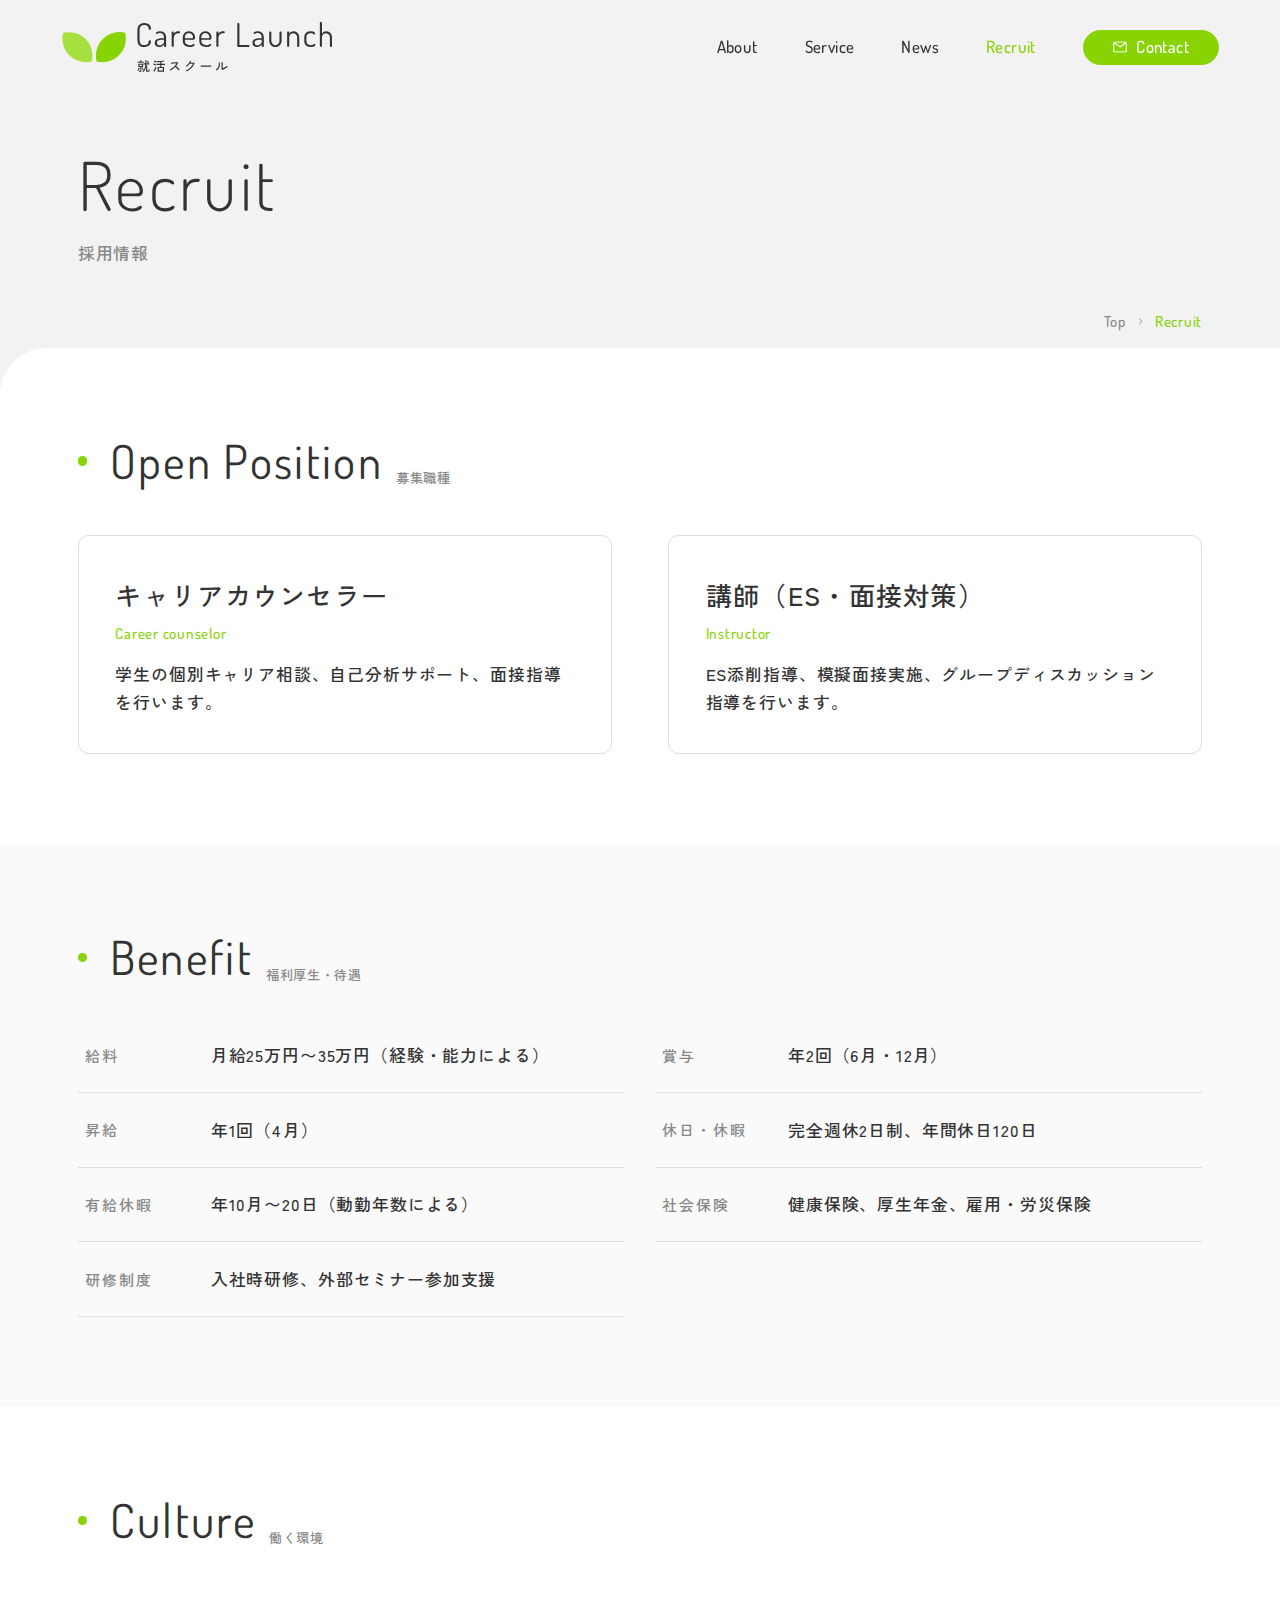
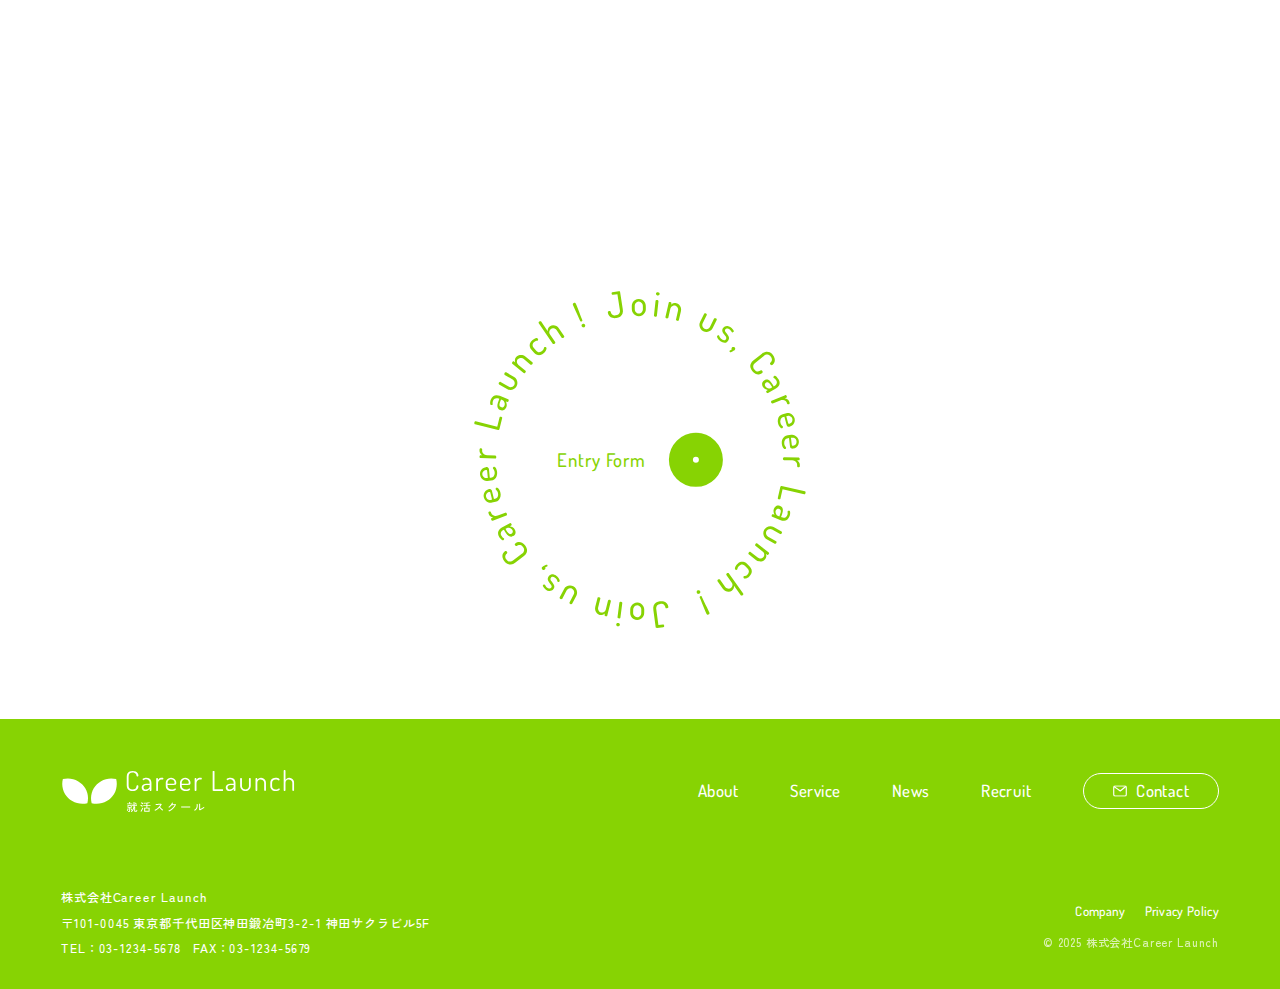
<file: recruit.html>
<!DOCTYPE html>
<html lang="ja">
    <head>
        <meta charset="utf-8" />
        <meta name="viewport" content="width=device-width,initial-scale=1" />
        <title>Recruit | Career Launch - 就活スクール</title>
        <meta name="description" content="ページの説明" />
        <meta name="format-detection" content="telephone=no, email=no" />

        <!-- favicon/webclipicon -->
        <link rel="icon" href="img/favicon.ico" />
        <link rel="icon" href="img/favicon.svg" type="image/svg+xml" />
        <link rel="apple-touch-icon" href="img/webclip.png" />

        <!-- font -->
        <link rel="preconnect" href="https://fonts.googleapis.com" />
        <link rel="preconnect" href="https://fonts.gstatic.com" crossorigin />
        <link href="https://fonts.googleapis.com/css2?family=Dosis:wght@200..800&family=Zen+Kaku+Gothic+New:wght@500&display=swap" rel="stylesheet" />

        <!-- css -->
        <link rel="stylesheet" href="css/vendor/splide-core.min.css" />
        <link rel="stylesheet" href="css/style.css" />

        <!-- js -->
        <script src="js/vendor/gsap.min.js" defer></script>
        <script src="js/vendor/ScrollTrigger.min.js" defer></script>
        <script src="js/vendor/splide.min.js" defer></script>
        <script src="js/vendor/splide-extension-auto-scroll.min.js" defer></script>
        <script type="module" src="js/main.js"></script>

        <!-- noindex -->
        <meta name="robots" content="noindex" />
    </head>
    <body>
        <header class="l-header js-header">
            <p class="l-header-logo">
                <a href="/">
                    <img src="img/logo.svg" width="251" height="46" alt="Career Launch 就活スクール" decoding="async" />
                </a>
            </p>

            <dialog class="l-header-menu js-header-menu" aria-label="メニュー">
                <button class="l-header-menu-close-button js-header-menu-close-button">
                    <img src="img/icon-cross.svg" width="28" height="28" alt="メニューを閉じる" decoding="async" />
                </button>

                <nav class="l-header-menu-nav" aria-label="メニュー">
                    <ul class="l-header-menu-list">
                        <li class="l-header-menu-item l-header-menu-item--top">
                            <a href="/" class="l-header-menu-link">
                                <span class="l-header-menu-text-en">Top</span>
                                <span class="l-header-menu-text-ja">トップ</span>
                            </a>
                        </li>
                        <li class="l-header-menu-item">
                            <a href="about.html" class="l-header-menu-link u-text-hover">
                                <span class="l-header-menu-text-en">About</span>
                                <span class="l-header-menu-text-ja">私たちについて</span>
                            </a>
                        </li>
                        <li class="l-header-menu-item">
                            <a href="service.html" class="l-header-menu-link u-text-hover">
                                <span class="l-header-menu-text-en">Service</span>
                                <span class="l-header-menu-text-ja">サービス</span>
                            </a>
                        </li>
                        <li class="l-header-menu-item">
                            <a href="news.html" class="l-header-menu-link u-text-hover">
                                <span class="l-header-menu-text-en">News</span>
                                <span class="l-header-menu-text-ja">お知らせ</span>
                            </a>
                        </li>
                        <li class="l-header-menu-item">
                            <a href="recruit.html" class="l-header-menu-link l-header-menu-link--current u-text-hover">
                                <span class="l-header-menu-text-en">Recruit</span>
                                <span class="l-header-menu-text-ja">採用情報</span>
                            </a>
                        </li>
                        <li class="l-header-menu-item">
                            <a href="contact.html" class="l-header-menu-link l-header-menu-link--contact">
                                <span class="l-header-menu-text-en">Contact</span>
                                <span class="l-header-menu-text-ja">お問い合わせ</span>
                            </a>
                        </li>
                    </ul>
                </nav>
            </dialog>

            <button class="l-header-menu-open-button js-header-menu-open-button">
                <img src="img/icon-dots.svg" width="24" height="4" alt="メニューを開く" decoding="async" />
            </button>
        </header>

        <main>
            <div class="c-page-kv js-header-trigger">
                <div class="l-container">
                    <div class="c-page-kv-inner">
                        <div class="c-page-kv-title-wrap">
                            <span class="c-page-kv-title-en">Recruit</span>
                            <h1 class="c-page-kv-title-ja">採用情報</h1>
                        </div>

                        <div class="c-page-kv-breadcrumb">
                            <ol class="c-breadcrumb">
                                <li class="c-breadcrumb-item">
                                    <a href="">Top</a>
                                </li>
                                <li class="c-breadcrumb-item c-breadcrumb-item--current">Recruit</li>
                            </ol>
                        </div>
                    </div>
                </div>
            </div>

            <section class="recruit-position u-pb l-container">
                <div class="c-title">
                    <span class="c-title-en">Open Position</span>
                    <h2 class="c-title-ja">募集職種</h2>
                </div>

                <div class="recruit-position-list">
                    <section class="recruit-position-item">
                        <h3 class="recruit-position-title-ja">キャリアカウンセラー</h3>
                        <span class="recruit-position-title-en">Career counselor</span>
                        <p class="recruit-position-text">学生の個別キャリア相談、自己分析サポート、面接指導を行います。</p>
                    </section>

                    <section class="recruit-position-item">
                        <h3 class="recruit-position-title-ja">講師（ES・面接対策）</h3>
                        <span class="recruit-position-title-en">Instructor</span>
                        <p class="recruit-position-text">ES添削指導、模擬面接実施、グループディスカッション指導を行います。</p>
                    </section>
                </div>
            </section>

            <section class="recruit-benefit u-ptb">
                <div class="l-container">
                    <div class="c-title">
                        <span class="c-title-en">Benefit</span>
                        <h2 class="c-title-ja">福利厚生・待遇</h2>
                    </div>

                    <table class="recruit-benefit-table" aria-label="福利厚生・待遇">
                        <tbody class="recruit-benefit-table-body">
                            <tr class="recruit-benefit-table-item">
                                <th>給料</th>
                                <td>月給25万円〜35万円（経験・能力による）</td>
                            </tr>
                            <tr class="recruit-benefit-table-item">
                                <th>賞与</th>
                                <td>年2回（6月・12月）</td>
                            </tr>
                            <tr class="recruit-benefit-table-item">
                                <th>昇給</th>
                                <td>年1回（4月）</td>
                            </tr>
                            <tr class="recruit-benefit-table-item">
                                <th>休日・休暇</th>
                                <td>完全週休2日制、年間休日120日</td>
                            </tr>
                            <tr class="recruit-benefit-table-item">
                                <th>有給休暇</th>
                                <td>年10月〜20日（動勤年数による）</td>
                            </tr>
                            <tr class="recruit-benefit-table-item">
                                <th>社会保険</th>
                                <td>健康保険、厚生年金、雇用・労災保険</td>
                            </tr>
                            <tr class="recruit-benefit-table-item">
                                <th>研修制度</th>
                                <td>入社時研修、外部セミナー参加支援</td>
                            </tr>
                        </tbody>
                    </table>
                </div>
            </section>

            <section class="recruit-culture u-ptb">
                <div class="l-container">
                    <div class="c-title">
                        <span class="c-title-en">Culture</span>
                        <h2 class="c-title-ja">働く環境</h2>
                    </div>
                </div>

                <div class="js-recruit-culture-gallery recruit-culture-gallery splide">
                    <div class="splide__track">
                        <ul class="splide__list recruit-culture-gallery-list">
                            <li class="splide__slide">
                                <img src="img/recruit/culture.jpg" width="223" height="149" alt="(本来は設定する)" decoding="async" />
                            </li>

                            <li class="splide__slide">
                                <img src="img/recruit/culture02.jpg" width="223" height="149" alt="(本来は設定する)" decoding="async" />
                            </li>

                            <li class="splide__slide">
                                <img src="img/recruit/culture03.jpg" width="223" height="149" alt="(本来は設定する)" decoding="async" />
                            </li>

                            <li class="splide__slide">
                                <img src="img/recruit/culture04.jpg" width="223" height="149" alt="(本来は設定する)" decoding="async" />
                            </li>

                            <li class="splide__slide">
                                <img src="img/recruit/culture05.jpg" width="223" height="149" alt="(本来は設定する)" decoding="async" />
                            </li>
                        </ul>
                    </div>
                </div>
            </section>

            <div class="u-pb recruit-entry">
                <div class="c-entry-button">
                    <a href="" class="c-entry-button-link">
                        <img src="img/recruit-button-text.svg" width="356" height="362" alt="" decoding="async" />
                        <span class="c-entry-button-text">
                            <span class="c-button">Entry Form</span>
                        </span>
                    </a>
                </div>
            </div>
        </main>

        <footer class="l-footer">
            <div class="l-footer-logo">
                <a href="/">
                    <img src="img/logo-white.svg" width="251" height="46" alt="Career Launch 就活スクール" decoding="async" />
                </a>
            </div>

            <div class="l-footer-info">
                <p class="l-footer-company">株式会社Career Launch</p>
                <p class="l-footer-address">
                    <span>〒101-0045</span>
                    <span>東京都千代田区神田鍛冶町3-2-1</span>
                    <span>神田サクラビル5F</span>
                </p>
                <div class="l-footer-contact">
                    <p>TEL：03-1234-5678</p>
                    <p>FAX：03-1234-5679</p>
                </div>
            </div>

            <ul class="l-footer-menu-list">
                <li class="l-footer-menu-item"><a href="about.html" class="u-text-hover">About</a></li>
                <li class="l-footer-menu-item"><a href="service.html" class="u-text-hover">Service</a></li>
                <li class="l-footer-menu-item"><a href="news.html" class="u-text-hover">News</a></li>
                <li class="l-footer-menu-item"><a href="recruit.html" class="u-text-hover">Recruit</a></li>
                <li class="l-footer-menu-item l-footer-menu-item--contact"><a href="contact.html" class="u-text-hover">Contact</a></li>
            </ul>

            <div class="l-footer-legal">
                <ul class="l-footer-legal-list">
                    <li class="l-footer-legal-item"><a href="" class="u-text-hover">Company</a></li>
                    <li class="l-footer-legal-item"><a href="" class="u-text-hover">Privacy Policy</a></li>
                </ul>

                <small class="l-footer-copyright">© 2025 株式会社Career Launch</small>
            </div>
        </footer>
    </body>
</html>
</file>
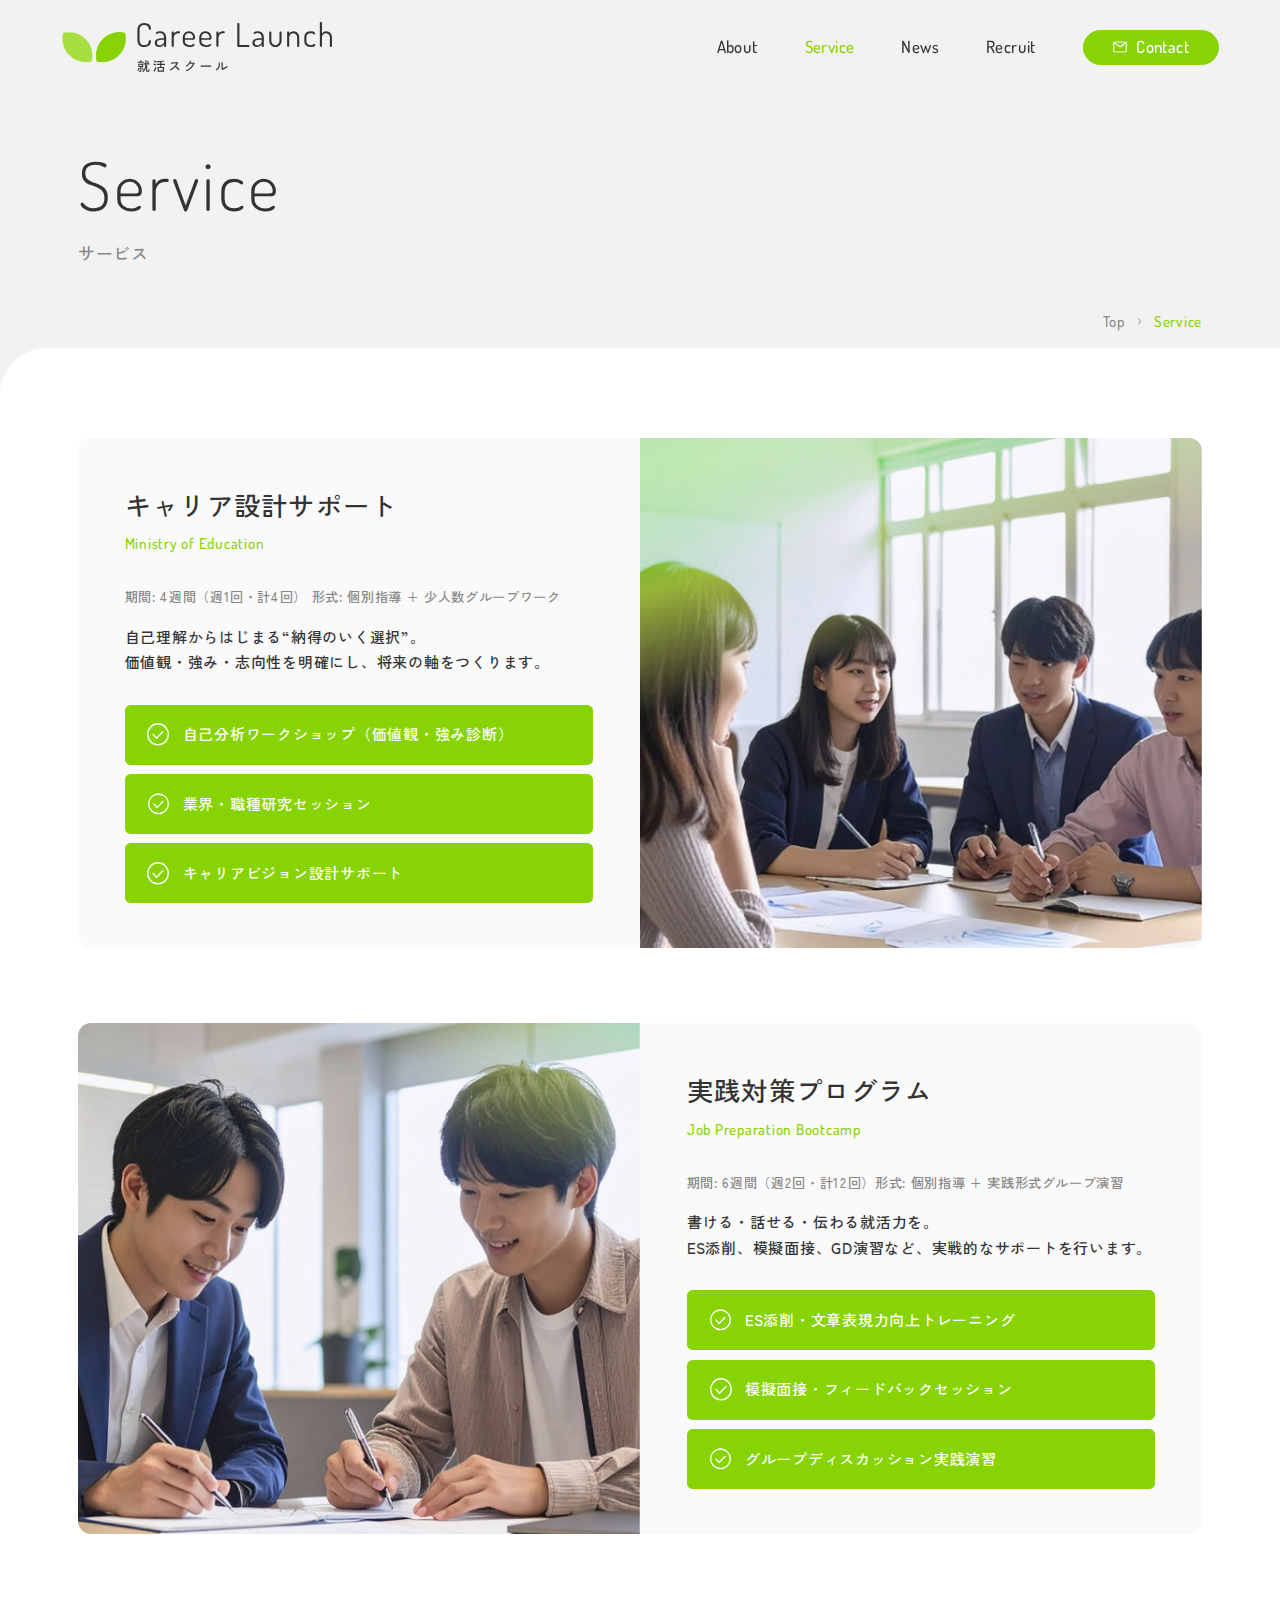
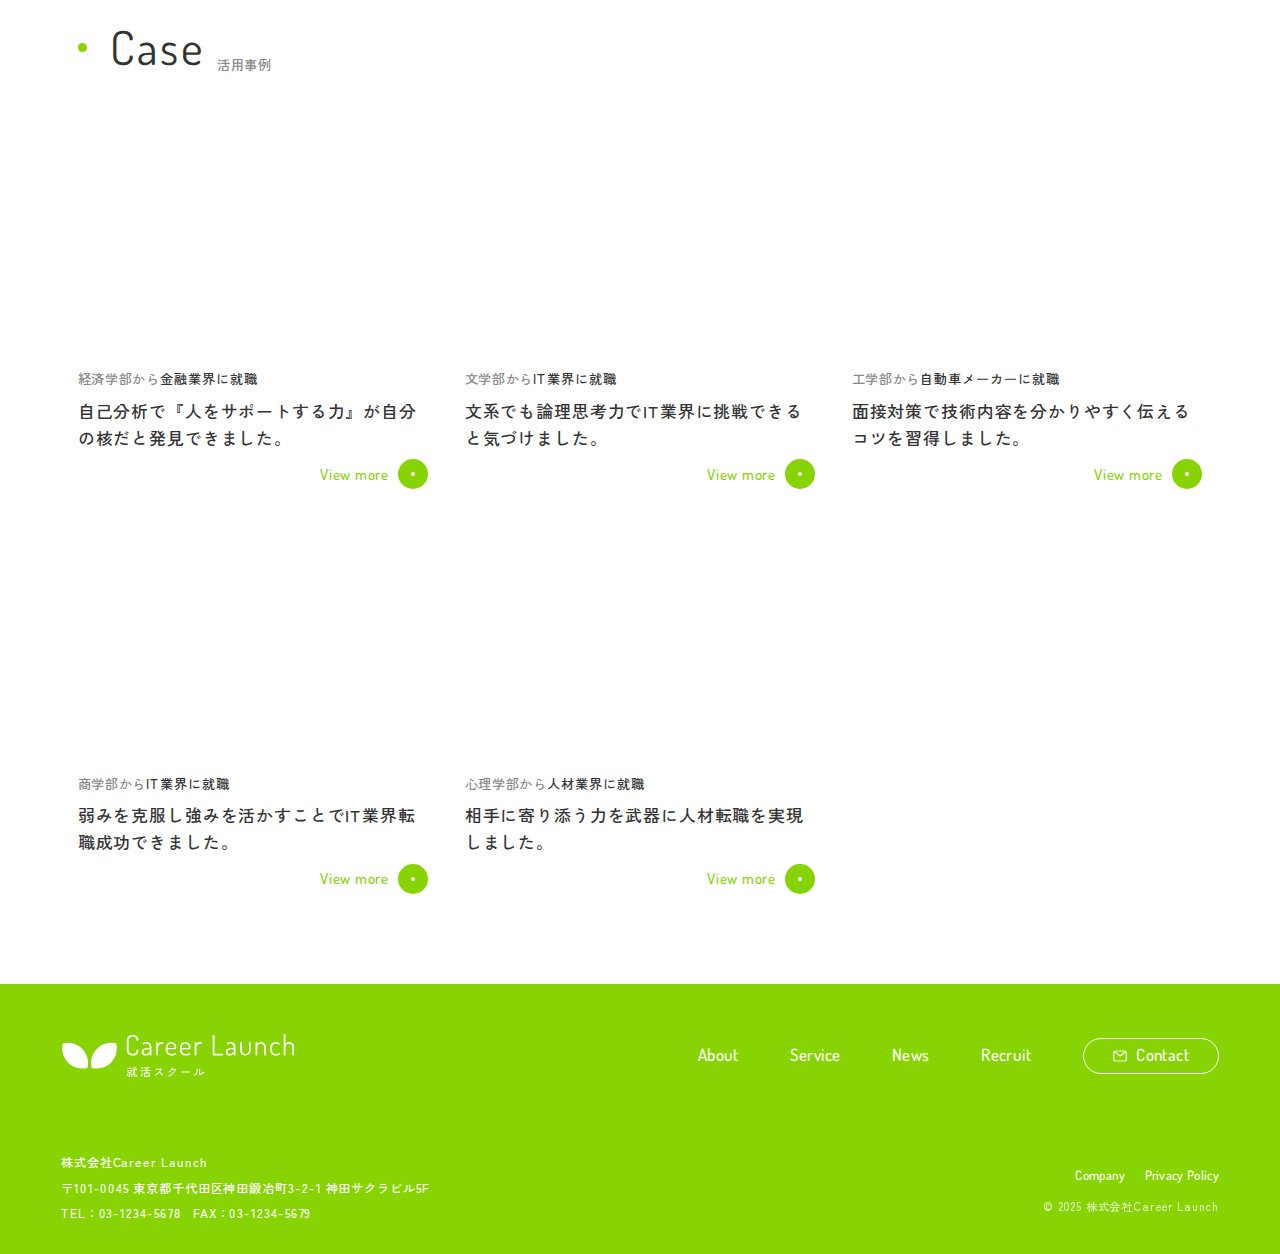
<file: service.html>
<!DOCTYPE html>
<html lang="ja">
    <head>
        <meta charset="utf-8" />
        <meta name="viewport" content="width=device-width,initial-scale=1" />
        <title>Service | Career Launch - 就活スクール</title>
        <meta name="description" content="ページの説明" />
        <meta name="format-detection" content="telephone=no, email=no" />

        <!-- favicon/webclipicon -->
        <link rel="icon" href="img/favicon.ico" />
        <link rel="icon" href="img/favicon.svg" type="image/svg+xml" />
        <link rel="apple-touch-icon" href="img/webclip.png" />

        <!-- font -->
        <link rel="preconnect" href="https://fonts.googleapis.com" />
        <link rel="preconnect" href="https://fonts.gstatic.com" crossorigin />
        <link href="https://fonts.googleapis.com/css2?family=Dosis:wght@200..800&family=Zen+Kaku+Gothic+New:wght@500&display=swap" rel="stylesheet" />

        <!-- css -->
        <link rel="stylesheet" href="css/style.css" />

        <!-- js -->
        <script src="js/vendor/gsap.min.js" defer></script>
        <script src="js/vendor/ScrollTrigger.min.js" defer></script>
        <script type="module" src="js/main.js"></script>

        <!-- noindex -->
        <meta name="robots" content="noindex" />
    </head>
    <body>
        <header class="l-header js-header">
            <p class="l-header-logo">
                <a href="/">
                    <img src="img/logo.svg" width="251" height="46" alt="Career Launch 就活スクール" decoding="async" />
                </a>
            </p>

            <dialog class="l-header-menu js-header-menu" aria-label="メニュー">
                <button class="l-header-menu-close-button js-header-menu-close-button">
                    <img src="img/icon-cross.svg" width="28" height="28" alt="メニューを閉じる" decoding="async" />
                </button>

                <nav class="l-header-menu-nav" aria-label="メニュー">
                    <ul class="l-header-menu-list">
                        <li class="l-header-menu-item l-header-menu-item--top">
                            <a href="/" class="l-header-menu-link">
                                <span class="l-header-menu-text-en">Top</span>
                                <span class="l-header-menu-text-ja">トップ</span>
                            </a>
                        </li>
                        <li class="l-header-menu-item">
                            <a href="about.html" class="l-header-menu-link u-text-hover">
                                <span class="l-header-menu-text-en">About</span>
                                <span class="l-header-menu-text-ja">私たちについて</span>
                            </a>
                        </li>
                        <li class="l-header-menu-item">
                            <a href="service.html" class="l-header-menu-link l-header-menu-link--current u-text-hover">
                                <span class="l-header-menu-text-en">Service</span>
                                <span class="l-header-menu-text-ja">サービス</span>
                            </a>
                        </li>
                        <li class="l-header-menu-item">
                            <a href="news.html" class="l-header-menu-link u-text-hover">
                                <span class="l-header-menu-text-en">News</span>
                                <span class="l-header-menu-text-ja">お知らせ</span>
                            </a>
                        </li>
                        <li class="l-header-menu-item">
                            <a href="recruit.html" class="l-header-menu-link u-text-hover">
                                <span class="l-header-menu-text-en">Recruit</span>
                                <span class="l-header-menu-text-ja">採用情報</span>
                            </a>
                        </li>
                        <li class="l-header-menu-item">
                            <a href="contact.html" class="l-header-menu-link l-header-menu-link--contact">
                                <span class="l-header-menu-text-en">Contact</span>
                                <span class="l-header-menu-text-ja">お問い合わせ</span>
                            </a>
                        </li>
                    </ul>
                </nav>
            </dialog>

            <button class="l-header-menu-open-button js-header-menu-open-button">
                <img src="img/icon-dots.svg" width="24" height="4" alt="メニューを開く" decoding="async" />
            </button>
        </header>

        <main>
            <div class="c-page-kv js-header-trigger">
                <div class="l-container">
                    <div class="c-page-kv-inner">
                        <div class="c-page-kv-title-wrap">
                            <span class="c-page-kv-title-en">Service</span>
                            <h1 class="c-page-kv-title-ja">サービス</h1>
                        </div>

                        <div class="c-page-kv-breadcrumb">
                            <ol class="c-breadcrumb">
                                <li class="c-breadcrumb-item">
                                    <a href="">Top</a>
                                </li>
                                <li class="c-breadcrumb-item c-breadcrumb-item--current">Service</li>
                            </ol>
                        </div>
                    </div>
                </div>
            </div>

            <div class="service-detail-wrap l-container">
                <section class="service-detail">
                    <div class="service-detail-img">
                        <picture>
                            <source srcset="img/services/services.jpg" media="(min-width: 900px)" />
                            <img src="img/services/services-sp.jpg" width="287" height="187" alt="(本来は設定する)" decoding="async" />
                        </picture>
                    </div>

                    <div class="service-detail-content">
                        <h2 class="service-detail-title-ja">キャリア設計サポート</h2>
                        <span class="service-detail-title-en">Ministry of Education</span>

                        <p class="service-detail-period">期間: 4週間（週1回・計4回） 形式: 個別指導 + 少人数グループワーク</p>

                        <p class="service-detail-text">
                            <span>自己理解からはじまる“納得のいく選択”。</span>
                            <span>価値観・強み・志向性を明確にし、将来の軸をつくります。</span>
                        </p>

                        <ul class="service-detail-list">
                            <li class="service-detail-list-item">自己分析ワークショップ（価値観・強み診断）</li>
                            <li class="service-detail-list-item">業界・職種研究セッション</li>
                            <li class="service-detail-list-item">キャリアビジョン設計サポート</li>
                        </ul>
                    </div>
                </section>

                <section class="service-detail">
                    <div class="service-detail-img">
                        <picture>
                            <source media="(min-width: 900px)" srcset="img/services/services02.jpg" />
                            <img width="938" height="1105" src="img/services/services02-sp.jpg" alt="(本来は設定する)" decoding="async" />
                        </picture>
                    </div>

                    <div class="service-detail-content">
                        <h2 class="service-detail-title-ja">実践対策プログラム</h2>
                        <span class="service-detail-title-en">Job Preparation Bootcamp</span>

                        <p class="service-detail-period">期間: 6週間（週2回・計12回）形式: 個別指導 + 実践形式グループ演習</p>

                        <p class="service-detail-text"><span>書ける・話せる・伝わる就活力を。</span><span>ES添削、模擬面接、GD演習など、実戦的なサポートを行います。</span></p>

                        <ul class="service-detail-list">
                            <li class="service-detail-list-item">ES添削・文章表現力向上トレーニング</li>
                            <li class="service-detail-list-item">模擬面接・フィードバックセッション</li>
                            <li class="service-detail-list-item">グループディスカッション実践演習</li>
                        </ul>
                    </div>
                </section>
            </div>

            <section class="service-case l-container u-ptb">
                <div class="c-title">
                    <span class="c-title-en">Case</span>
                    <h2 class="c-title-ja">活用事例</h2>
                </div>

                <div class="service-case-list">
                    <article class="service-case-item">
                        <a href="">
                            <div class="service-case-item-img">
                                <img src="img/services/case.jpg" width="335" height="223" alt="(本来は設定する)" decoding="async" />
                            </div>
                            <h3 class="service-case-item-title"><span>経済学部から</span>金融業界に就職</h3>
                            <p class="service-case-item-text">自己分析で『人をサポートする力』が自分の核だと発見できました。</p>
                            <div class="service-case-item-button">
                                <span class="c-button c-button--small">View more</span>
                            </div>
                        </a>
                    </article>

                    <article class="service-case-item">
                        <a href="case-detail.html">
                            <div class="service-case-item-img">
                                <img src="img/services/case02.jpg" width="1200" height="800" alt="(本来は設定する)" decoding="async" />
                            </div>
                            <h3 class="service-case-item-title"><span>文学部から</span>IT業界に就職</h3>
                            <p class="service-case-item-text">文系でも論理思考力でIT業界に挑戦できると気づけました。</p>
                            <div class="service-case-item-button">
                                <span class="c-button c-button--small">View more</span>
                            </div>
                        </a>
                    </article>

                    <article class="service-case-item">
                        <a href="case-detail.html">
                            <div class="service-case-item-img">
                                <img src="img/services/case03.jpg" width="1200" height="800" alt="(本来は設定する)" decoding="async" />
                            </div>
                            <h3 class="service-case-item-title"><span>工学部から</span>自動車メーカーに就職</h3>
                            <p class="service-case-item-text">面接対策で技術内容を分かりやすく伝えるコツを習得しました。</p>
                            <div class="service-case-item-button">
                                <span class="c-button c-button--small">View more</span>
                            </div>
                        </a>
                    </article>

                    <article class="service-case-item">
                        <a href="case-detail.html">
                            <div class="service-case-item-img">
                                <img src="img/services/case04.jpg" width="1200" height="800" alt="(本来は設定する)" decoding="async" />
                            </div>
                            <h3 class="service-case-item-title"><span>商学部から</span>IT業界に就職</h3>
                            <p class="service-case-item-text">弱みを克服し強みを活かすことでIT業界転職成功できました。</p>
                            <div class="service-case-item-button">
                                <span class="c-button c-button--small">View more</span>
                            </div>
                        </a>
                    </article>

                    <article class="service-case-item">
                        <a href="case-detail.html">
                            <div class="service-case-item-img">
                                <img src="img/services/case05.jpg" width="1200" height="800" alt="(本来は設定する)" decoding="async" />
                            </div>
                            <h3 class="service-case-item-title"><span>心理学部から</span>人材業界に就職</h3>
                            <p class="service-case-item-text">相手に寄り添う力を武器に人材転職を実現しました。</p>
                            <div class="service-case-item-button">
                                <span class="c-button c-button--small">View more</span>
                            </div>
                        </a>
                    </article>
                </div>
            </section>
        </main>

        <footer class="l-footer">
            <div class="l-footer-logo">
                <a href="/">
                    <img src="img/logo-white.svg" width="251" height="46" alt="Career Launch 就活スクール" decoding="async" />
                </a>
            </div>

            <div class="l-footer-info">
                <p class="l-footer-company">株式会社Career Launch</p>
                <p class="l-footer-address">
                    <span>〒101-0045</span>
                    <span>東京都千代田区神田鍛冶町3-2-1</span>
                    <span>神田サクラビル5F</span>
                </p>
                <div class="l-footer-contact">
                    <p>TEL：03-1234-5678</p>
                    <p>FAX：03-1234-5679</p>
                </div>
            </div>

            <ul class="l-footer-menu-list">
                <li class="l-footer-menu-item"><a href="about.html" class="u-text-hover">About</a></li>
                <li class="l-footer-menu-item"><a href="service.html" class="u-text-hover">Service</a></li>
                <li class="l-footer-menu-item"><a href="news.html" class="u-text-hover">News</a></li>
                <li class="l-footer-menu-item"><a href="recruit.html" class="u-text-hover">Recruit</a></li>
                <li class="l-footer-menu-item l-footer-menu-item--contact"><a href="contact.html">Contact</a></li>
            </ul>

            <div class="l-footer-legal">
                <ul class="l-footer-legal-list">
                    <li class="l-footer-legal-item"><a href="" class="u-text-hover">Company</a></li>
                    <li class="l-footer-legal-item"><a href="" class="u-text-hover">Privacy Policy</a></li>
                </ul>

                <small class="l-footer-copyright">© 2025 株式会社Career Launch</small>
            </div>
        </footer>
    </body>
</html>
</file>
<file: css/style.css>
/*!
global > color
------------------------------
*/
:root {
  --color-primary: #87d303;
  --color-primary02: #a5df40;
  --color-bg-extra-light: #fafafa;
  --color-bg-light: #f2f2f2;
  --color-border: #dddddd;
  --color-font-base: #333333;
  --color-font-light: #888888;
  --color-white: #ffffff;
  --color-red: #e95757;
}

/*!
global > font
------------------------------
*/
:root {
  --font-family-base: "Zen Kaku Gothic New", sans-serif;
  --font-family-en: "Dosis", sans-serif;
}

/*!
global > z-index
------------------------------
*/
:root {
  --z-index-header: 30;
  --z-index-default: 1;
  --z-index-negative: -1;
}

/*!
foundation > reset
------------------------------
*/
html {
  color: #000;
  background: #fff;
}

body,
div,
dl,
dt,
dd,
ul,
ol,
li,
h1,
h2,
h3,
h4,
h5,
h6,
pre,
code,
form,
fieldset,
legend,
input,
textarea,
p,
blockquote,
th,
td {
  margin: 0;
  padding: 0;
}

table {
  border-collapse: collapse;
  border-spacing: 0;
  width: 100%;
}

fieldset,
img {
  border: 0;
}

address,
caption,
cite,
code,
dfn,
em,
strong,
th,
var {
  font-style: normal;
  font-weight: inherit;
}

ol,
ul {
  list-style: none;
}

caption,
th {
  text-align: left;
}

h1,
h2,
h3,
h4,
h5,
h6 {
  font-size: 100%;
  font-weight: inherit;
}

q:before,
q:after {
  content: "";
}

abbr,
acronym {
  border: 0;
  font-variant: normal;
}

input,
textarea,
select,
button {
  color: inherit;
  font-family: inherit;
  font-size: inherit;
  font-weight: inherit;
  line-height: inherit;
  font-size: 100%;
  border-radius: 0;
  border: none;
  appearance: none;
  -webkit-appearance: none;
  background-color: inherit;
}

textarea {
  resize: vertical;
  display: block;
}

select {
  cursor: pointer;
}

button {
  padding: 0;
  cursor: pointer;
}

legend {
  color: inherit;
}

tbody {
  -webkit-text-size-adjust: 100%;
}

main {
  display: block;
}

a {
  text-decoration: none;
  color: inherit;
}

img,
svg {
  width: 100%;
  height: auto;
  display: block;
}

dialog {
  max-width: 100%;
  max-height: 100%;
  padding: 0;
  color: inherit;
  border: none;
  margin: 0;
  padding: 0;
}

summary {
  display: block;
}

summary::-webkit-details-marker {
  display: none;
}

iframe {
  vertical-align: bottom;
}

* {
  -webkit-font-smoothing: antialiased;
  -moz-osx-font-smoothing: grayscale;
  box-sizing: border-box;
}

*::before,
*::after {
  box-sizing: border-box;
}

/*!
foundation > base
------------------------------
*/
:root {
  --base-vw: 375;
}
@media screen and (min-width: 900px) {
  :root {
    --base-vw: 1366;
  }
}

* {
  letter-spacing: 0.05em;
}

html {
  font-size: calc(100vw / var(--base-vw));
}

body {
  line-height: 1.7;
  font-size: 16rem;
  font-family: var(--font-family-base);
  color: var(--color-font-base);
  font-weight: 500;
}
@media screen and (min-width: 900px) {
  body {
    font-size: 18rem;
  }
}

/*!
utility > utility
------------------------------
*/
.u-visually-hidden {
  position: absolute !important;
  white-space: nowrap !important;
  width: 1px !important;
  height: 1px !important;
  overflow: hidden !important;
  border: 0 !important;
  padding: 0 !important;
  clip: rect(0 0 0 0) !important;
  clip-path: inset(50%) !important;
  margin: -1px !important;
}

.u-pb {
  padding-bottom: 64rem !important;
}
@media screen and (min-width: 900px) {
  .u-pb {
    padding-bottom: 96rem !important;
  }
}

.u-ptb {
  padding-block: 64rem !important;
}
@media screen and (min-width: 900px) {
  .u-ptb {
    padding-block: 96rem !important;
  }
}

.u-text-hover {
  background-image: linear-gradient(currentColor, currentColor);
  background-position: 0 100%;
  background-size: 0 1px;
  background-repeat: no-repeat;
  transition: background-size 0.3s;
}
@media screen and (min-width: 900px) and (any-hover: hover) {
  .u-text-hover:hover {
    background-size: 100% 1px;
  }
}

/*!
component > button
------------------------------
*/
.c-button {
  --font-size: 18rem;
  --gap: 14rem;
  font-family: var(--font-family-en);
  line-height: 1;
  color: var(--color-primary);
  display: inline-flex;
  align-items: center;
  gap: var(--gap);
  font-size: var(--font-size);
  white-space: nowrap;
}
@media screen and (min-width: 900px) {
  .c-button {
    --font-size: 20rem;
    --gap: 24rem;
  }
}
.c-button:after {
  --size: 47rem;
  --dot-size: 5rem;
  content: "";
  display: block;
  width: var(--size);
  aspect-ratio: 1/1;
  border-radius: 50%;
  background-color: var(--color-white);
  border: calc((var(--size) - var(--dot-size)) / 2) solid var(--color-primary);
  transition: scale 0.3s;
}
@media screen and (min-width: 900px) {
  .c-button:after {
    --size: 58rem;
    --dot-size: 6rem;
  }
}

.c-button--small {
  --font-size: 16rem;
  --gap: 10rem;
}
.c-button--small::after {
  --size: 32rem;
  --dot-size: 4rem;
}

/*!
component > entry-button
------------------------------
*/
.c-entry-button {
  width: 290rem;
  overflow: hidden;
}
@media screen and (min-width: 900px) {
  .c-entry-button {
    width: 355rem;
  }
}

.c-entry-button-link {
  display: block;
  position: relative;
}
@media (any-hover: hover) {
  .c-entry-button-link:hover .c-button::after {
    scale: 1.1;
  }
}
.c-entry-button-link img {
  animation: rotate 20s linear infinite;
}
@keyframes rotate {
  from {
    transform: rotate(0deg);
  }
  to {
    transform: rotate(360deg);
  }
}

.c-entry-button-text {
  position: absolute;
  left: 50%;
  top: 50%;
  translate: -50% -50%;
}

/*!
component > title
------------------------------
*/
.c-title {
  display: inline-grid;
  grid-template-columns: 10rem 1fr;
  gap: 14rem 18rem;
}
@media screen and (min-width: 900px) {
  .c-title {
    grid-template-columns: 10rem auto auto;
    gap: 14rem;
    align-items: end;
  }
}
.c-title::before {
  content: "";
  display: block;
  width: 10rem;
  aspect-ratio: 1/1;
  border-radius: 50%;
  background-color: var(--color-primary);
  grid-column: 1/2;
  grid-row: 1/2;
  align-self: center;
}

.c-title--white::before {
  background-color: var(--color-white);
}

.c-title-en {
  font-family: var(--font-family-en);
  font-size: 40rem;
  font-weight: 400;
  line-height: 1;
  grid-column: 2/3;
  grid-row: 1/2;
}
@media screen and (min-width: 900px) {
  .c-title-en {
    font-size: 50rem;
    margin-left: 10rem;
  }
}

.c-title-en--white {
  color: var(--color-white);
}

.c-title-ja {
  line-height: 1;
  font-size: 14rem;
  color: var(--color-font-light);
  grid-column: 2/3;
  grid-row: 2/3;
}
@media screen and (min-width: 900px) {
  .c-title-ja {
    grid-column: 3/4;
    grid-row: 1/2;
  }
}

.c-title-ja--white {
  color: var(--color-white);
}

.c-title-small {
  font-size: 16rem;
  letter-spacing: 0.075em;
  line-height: 1;
  font-family: var(--font-family-en);
  display: grid;
  grid-template-columns: 6rem 1fr;
  gap: 10rem;
  align-items: center;
}
@media screen and (min-width: 900px) {
  .c-title-small {
    gap: 14rem;
    font-size: 20rem;
  }
}
.c-title-small::before {
  content: "";
  display: block;
  width: 6rem;
  aspect-ratio: 1/1;
  border-radius: 50%;
  background-color: var(--color-primary);
}

/*!
component > page-kv
------------------------------
*/
.c-page-kv {
  background-color: var(--color-bg-light);
  height: 365rem;
  position: relative;
  display: flex;
  align-items: flex-end;
}
@media screen and (min-width: 900px) {
  .c-page-kv {
    height: 467rem;
  }
}
.c-page-kv::after {
  content: "";
  display: block;
  width: 100%;
  height: 64rem;
  background-color: var(--color-white);
  position: absolute;
  left: 0;
  bottom: 0;
  border-radius: 30rem 0 0 0;
}
@media screen and (min-width: 900px) {
  .c-page-kv::after {
    height: 96rem;
    border-radius: 50rem 0 0 0;
  }
}
.c-page-kv > * {
  width: 100%;
}

.c-page-kv-inner {
  padding-bottom: 84rem;
  display: flex;
  flex-direction: column;
  gap: 32rem;
}
@media screen and (min-width: 900px) {
  .c-page-kv-inner {
    padding-bottom: 116rem;
    gap: 56rem;
  }
}

.c-page-kv-title-wrap {
  display: flex;
  flex-direction: column;
  gap: 22rem;
}
@media screen and (min-width: 900px) {
  .c-page-kv-title-wrap {
    gap: 28rem;
  }
}

.c-page-kv-title-en {
  font-family: var(--font-family-en);
  font-weight: 300;
  font-size: 55rem;
  line-height: 1;
}
@media screen and (min-width: 900px) {
  .c-page-kv-title-en {
    font-size: 72rem;
  }
}

.c-page-kv-title-ja {
  line-height: 1;
  color: var(--color-font-light);
}

.c-page-kv-breadcrumb {
  display: flex;
  justify-content: flex-end;
}

/*!
component > news-item
------------------------------
*/
.c-news-item-link {
  padding: 16rem 10rem;
  display: flex;
  flex-direction: column;
  gap: 4rem;
  border-bottom: 1rem solid var(--color-border);
  transition: color 0.3s;
}
@media screen and (min-width: 900px) {
  .c-news-item-link {
    padding: 24rem 20rem;
    gap: 40rem;
    flex-direction: row;
    align-items: center;
  }
}
@media (any-hover: hover) {
  .c-news-item-link:hover {
    color: var(--color-primary);
  }
}

.c-news-item-date {
  letter-spacing: 0.025em;
  font-size: 13rem;
  color: var(--color-font-light);
  font-family: var(--font-family-en);
}
@media screen and (min-width: 900px) {
  .c-news-item-date {
    font-size: 14rem;
  }
}

.c-news-item-title {
  line-height: 1.6;
}

/*!
component > pagination
------------------------------
*/
.c-pagination-list {
  display: flex;
  gap: 6rem;
  justify-content: center;
}

.c-pagination-link,
.c-pagination-number,
.c-pagination-dots {
  display: inline-block;
  width: 40rem;
  aspect-ratio: 1/1;
  border-radius: 50%;
  display: grid;
  place-items: center;
  font-size: 16rem;
}

.c-pagination-link {
  background-color: var(--color-bg-light);
  transition: background-color 0.3s, color 0.3s;
}
@media (any-hover: hover) {
  .c-pagination-link:hover {
    background-color: var(--color-primary);
    color: var(--color-white);
  }
  .c-pagination-link:hover .c-pagination-icon {
    background-color: var(--color-white);
  }
}

.c-pagination-icon {
  mask-image: url(../img/icon-arrow.svg);
  mask-size: cover;
  mask-position: center;
  display: block;
  width: 10rem;
  aspect-ratio: 1/1;
  background-color: var(--color-font-base);
  transition: background-color 0.3s;
}

.c-pagination-icon--prev {
  rotate: 180deg;
}

.c-pagination-number--current {
  background-color: var(--color-primary);
  color: var(--color-white);
}

.c-pagination-dot-icon {
  mask-image: url(../img/icon-dots-small.svg);
  mask-size: cover;
  mask-position: center;
  background-color: var(--color-font-base);
  display: block;
  width: 10rem;
  height: 3rem;
}

/*!
component > breadcrumb
------------------------------
*/
.c-breadcrumb {
  display: flex;
}

.c-breadcrumb-item {
  font-size: 14rem;
  color: var(--color-font-light);
  line-height: 1;
  font-family: var(--font-family-en);
  display: flex;
  align-items: center;
}
@media screen and (min-width: 900px) {
  .c-breadcrumb-item {
    font-size: 16rem;
  }
}
.c-breadcrumb-item:not(:last-child)::after {
  content: "";
  display: inline-block;
  width: 11rem;
  height: 8rem;
  mask-image: url("../img/icon-arrow.svg");
  mask-size: contain;
  mask-repeat: no-repeat;
  mask-position: center;
  background-color: var(--color-font-light);
  margin: 0 10rem;
}

.c-breadcrumb-item--current {
  color: var(--color-primary);
}

/*!
component > form
------------------------------
*/
.c-form-required {
  display: inline-block;
  background-color: var(--color-red);
  color: var(--color-white);
  font-size: 13rem;
  padding: 2rem 8rem;
  border-radius: 7rem;
}

.c-form-text {
  padding: 12rem 8rem;
  border-radius: 8rem;
  background-color: var(--color-bg-extra-light);
  width: 100%;
}
.c-form-text::placeholder {
  color: var(--color-font-light);
}
.c-form-text:focus {
  outline: 1rem solid var(--color-primary);
}

.c-form-text--textarea {
  min-height: 200rem;
  field-sizing: content;
}

.c-form-button {
  font-size: 18rem;
  line-height: 1;
  color: var(--color-white);
  background-color: var(--color-primary);
  border: 1rem solid var(--color-primary);
  border-radius: 100vh;
  padding: 13rem 39rem;
  transition: background-color 0.3s, color 0.3s;
}
@media (any-hover: hover) {
  .c-form-button:hover {
    color: var(--color-primary);
    background-color: var(--color-white);
  }
}

/*!
layout > container
------------------------------
*/
.l-container-s {
  padding-inline: 20rem;
}
@media screen and (min-width: 900px) {
  .l-container-s {
    padding-inline: 303rem;
  }
}

.l-container {
  padding-inline: 20rem;
}
@media screen and (min-width: 900px) {
  .l-container {
    padding-inline: 83rem;
  }
}

/*!
layout > header
------------------------------
*/
.l-header {
  display: flex;
  align-items: center;
  justify-content: space-between;
  padding: 20rem 12rem;
  position: fixed;
  left: 0;
  top: 0;
  width: 100%;
  z-index: var(--z-index-header);
  background-color: rgba(255, 255, 255, 0);
}
@media screen and (min-width: 900px) {
  .l-header {
    padding: 24rem 65rem;
  }
}

.l-header--top .l-header-logo-black {
  display: none;
}
.l-header--top.is-active .l-header-logo-white {
  display: none;
}
.l-header--top.is-active .l-header-logo-black {
  display: block;
}
@media screen and (min-width: 900px) {
  .l-header--top.is-active .l-header-menu-link:not(.l-header-menu-link--contact) {
    color: var(--color-font-base);
  }
}

.l-header-logo {
  width: 240rem;
}
@media screen and (min-width: 900px) {
  .l-header-logo {
    width: 290rem;
  }
}

.l-header-menu {
  background-color: rgba(0, 0, 0, 0.3);
  width: 100%;
  height: 100%;
}
@media screen and (min-width: 900px) {
  .l-header-menu {
    display: block;
    position: static;
    width: auto;
    height: auto;
    background-color: transparent;
  }
}
.l-header-menu::backdrop {
  display: none;
}

.l-header-menu-nav {
  background-color: var(--color-primary);
  width: 319rem;
  margin-left: auto;
  padding: 40rem;
  border-radius: 0 0 0 30rem;
  color: var(--color-white);
}
@media screen and (min-width: 900px) {
  .l-header-menu-nav {
    background-color: transparent;
    padding: 0;
    color: var(--color-font-base);
    border-radius: 0;
    width: auto;
  }
}

.l-header-menu-list {
  display: flex;
  flex-direction: column;
  gap: 16rem;
}
@media screen and (min-width: 900px) {
  .l-header-menu-list {
    flex-direction: row;
    align-items: center;
    gap: 50rem;
  }
}

@media screen and (min-width: 900px) {
  .l-header-menu-item--top {
    display: none;
  }
}

.l-header-menu-link {
  display: block;
}

@media screen and (min-width: 900px) {
  .l-header-menu-link--current {
    color: var(--color-primary);
  }
}

@media screen and (min-width: 900px) {
  .l-header-menu-link--white {
    color: var(--color-white);
  }
}

@media screen and (min-width: 900px) {
  .l-header-menu-link--contact {
    background-color: var(--color-primary);
    color: var(--color-white);
    padding: 9rem 31rem;
    display: flex;
    align-items: center;
    gap: 9rem;
    border-radius: 100vh;
    border: 1rem solid var(--color-primary);
    transition: background-color 0.3s, color 0.3s;
  }
  .l-header-menu-link--contact::before {
    content: "";
    display: block;
    width: 16rem;
    height: 13rem;
    mask-image: url("../img/icon-mail.svg");
    mask-size: contain;
    mask-repeat: no-repeat;
    mask-position: center;
    background-color: var(--color-white);
    transition: background-color 0.3s;
  }
}
@media screen and (min-width: 900px) and (any-hover: hover) {
  .l-header-menu-link--contact:hover {
    background-color: var(--color-white);
    color: var(--color-primary);
  }
  .l-header-menu-link--contact:hover::before {
    background-color: var(--color-primary);
  }
}

.l-header-menu-text-en {
  font-family: var(--font-family-en);
  font-size: 28rem;
  letter-spacing: 0.025em;
  display: block;
}
@media screen and (min-width: 900px) {
  .l-header-menu-text-en {
    line-height: 1;
    font-size: 18rem;
  }
}

.l-header-menu-text-ja {
  font-size: 14rem;
  opacity: 0.8;
  display: block;
}
@media screen and (min-width: 900px) {
  .l-header-menu-text-ja {
    display: none;
  }
}

.l-header-menu-open-button,
.l-header-menu-close-button {
  border-radius: 50%;
  width: 50rem;
  aspect-ratio: 1/1;
  display: grid;
  place-items: center;
}
@media screen and (min-width: 900px) {
  .l-header-menu-open-button,
  .l-header-menu-close-button {
    display: none;
  }
}

.l-header-menu-open-button {
  background-color: var(--color-primary);
}
.l-header-menu-open-button img {
  width: 24rem;
}

.l-header-menu-close-button {
  background-color: var(--color-white);
  position: absolute;
  right: 12rem;
  top: 20rem;
}
.l-header-menu-close-button img {
  width: 28rem;
}

/*!
layout > footer
------------------------------
*/
.l-footer {
  background-color: var(--color-primary);
  color: var(--color-white);
  padding: 54rem 40rem;
  display: flex;
  flex-direction: column;
  gap: 24rem;
}
@media screen and (min-width: 900px) {
  .l-footer {
    padding: 54rem 65rem 32rem;
    flex-direction: row;
    flex-wrap: wrap;
    justify-content: space-between;
    gap: 80rem 0;
  }
}

.l-footer-logo {
  width: 250rem;
  margin-inline: auto;
}
@media screen and (min-width: 900px) {
  .l-footer-logo {
    order: 1;
    margin: 0;
  }
}

.l-footer-info {
  text-align: center;
  font-size: 13rem;
  display: flex;
  flex-direction: column;
  gap: 10rem;
}
.l-footer-info * {
  letter-spacing: 0.075em;
}
@media screen and (min-width: 900px) {
  .l-footer-info {
    order: 3;
    width: calc(100% - 200rem);
    text-align: left;
    gap: 5rem;
  }
}

.l-footer-address span {
  display: block;
}
@media screen and (min-width: 900px) {
  .l-footer-address span {
    display: inline-block;
  }
}

.l-footer-contact {
  display: flex;
  justify-content: center;
  gap: 12rem;
}
@media screen and (min-width: 900px) {
  .l-footer-contact {
    justify-content: flex-start;
  }
}

.l-footer-menu-list {
  display: flex;
  justify-content: center;
  flex-wrap: wrap;
  align-items: center;
  gap: 16rem 32rem;
}
@media screen and (min-width: 900px) {
  .l-footer-menu-list {
    order: 2;
    gap: 55rem;
  }
}

.l-footer-menu-item {
  line-height: 1;
  font-family: var(--font-family-en);
  font-size: 18rem;
}
.l-footer-menu-item * {
  letter-spacing: 0.025em;
}

.l-footer-menu-item--contact {
  width: 100%;
}
@media screen and (min-width: 900px) {
  .l-footer-menu-item--contact {
    width: auto;
  }
}
.l-footer-menu-item--contact a {
  display: flex;
  align-items: center;
  justify-content: center;
  gap: 9rem;
  border: 1rem solid var(--color-white);
  padding: 9rem;
  text-align: center;
  border-radius: 100vh;
  transition: background-color 0.3s, color 0.3s;
}
@media screen and (min-width: 900px) {
  .l-footer-menu-item--contact a {
    padding: 9rem 31rem;
  }
}
.l-footer-menu-item--contact a::before {
  content: "";
  display: block;
  width: 16rem;
  height: 13rem;
  mask-image: url("../img/icon-mail.svg");
  mask-size: contain;
  mask-repeat: no-repeat;
  mask-position: center;
  background-color: var(--color-white);
  transition: background-color 0.3s;
}
@media (any-hover: hover) {
  .l-footer-menu-item--contact a:hover {
    background-color: var(--color-white);
    color: var(--color-primary);
  }
  .l-footer-menu-item--contact a:hover::before {
    background-color: var(--color-primary);
  }
}

@media screen and (min-width: 900px) {
  .l-footer-legal {
    order: 4;
    align-self: center;
  }
}

.l-footer-legal-list {
  display: flex;
  justify-content: center;
  gap: 20rem;
}
@media screen and (min-width: 900px) {
  .l-footer-legal-list {
    justify-content: flex-end;
  }
}

.l-footer-legal-item a {
  font-family: var(--font-family-en);
  font-size: 14rem;
  letter-spacing: 0.025em;
}

.l-footer-copyright {
  display: block;
  text-align: center;
  margin-top: 10rem;
  letter-spacing: 0.075em;
  font-size: 12rem;
  opacity: 0.7;
}

/*!
page > top > top-kv
------------------------------
*/
.top-kv {
  background-image: url(../img/top/top-kv-sp.jpg);
  background-size: cover;
  background-position: center;
  height: 485rem;
  display: flex;
  align-items: flex-end;
}
@media screen and (min-width: 900px) {
  .top-kv {
    background-image: url(../img/top/top-kv.jpg);
    height: 769rem;
    position: relative;
  }
}

.top-kv-text {
  padding-bottom: 47rem;
  color: var(--color-white);
  display: flex;
  flex-direction: column;
  gap: 21rem;
}
@media screen and (min-width: 900px) {
  .top-kv-text {
    padding-bottom: 190rem;
    gap: 54rem;
  }
}

.top-kv-text-en {
  font-family: var(--font-family-en);
  line-height: 1.05;
  font-size: 43rem;
  font-weight: 300;
  text-shadow: 0 3rem 7rem rgba(0, 0, 0, 0.0588);
}
@media screen and (min-width: 900px) {
  .top-kv-text-en {
    font-size: 101rem;
  }
}
.top-kv-text-en span {
  display: block;
  letter-spacing: 0.025em;
}

.top-kv-text-ja {
  letter-spacing: 0.2em;
  font-size: 18rem;
  line-height: 1.5;
}
@media screen and (min-width: 900px) {
  .top-kv-text-ja {
    font-size: 22rem;
  }
}

.top-kv-scroll {
  display: none;
}
@media screen and (min-width: 900px) {
  .top-kv-scroll {
    display: flex;
    gap: 6rem;
    position: absolute;
    right: 0;
    bottom: 0;
    background-color: var(--color-white);
    border-radius: 39rem 0 0 0;
    padding: 49rem 22rem 32rem 36rem;
  }
  .top-kv-scroll::after {
    content: "";
    display: block;
    width: 46rem;
    aspect-ratio: 1/1;
    background-image: url(../img/top/curve.svg);
    background-size: cover;
    background-position: center;
    position: absolute;
    bottom: 0;
    left: -46rem;
  }
}

.top-kv-scroll-hint {
  width: 4rem;
}

.top-kv-scroll-text {
  color: var(--color-primary);
  font-family: var(--font-family-en);
  line-height: 1;
  font-size: 15rem;
  writing-mode: vertical-rl;
}

/*!
page > top > top-about
------------------------------
*/
.top-about {
  display: grid;
  grid-template-columns: 1fr;
  gap: 28rem;
}
@media screen and (min-width: 900px) {
  .top-about {
    grid-template-columns: 50% 1fr;
    gap: 59rem;
  }
}

.top-about-content {
  padding: 0 20rem;
}
@media screen and (min-width: 900px) {
  .top-about-content {
    padding: 0 0 0 83rem;
    margin-top: 40rem;
  }
}

.top-about-message-ja {
  line-height: 1.6;
  font-size: 28rem;
  margin-top: 16rem;
}
@media screen and (min-width: 900px) {
  .top-about-message-ja {
    font-size: 34rem;
  }
}
.top-about-message-ja span {
  display: block;
}

.top-about-message-en {
  margin-top: 8rem;
  font-size: 15rem;
  color: var(--color-primary);
  font-family: var(--font-family-en);
}
@media screen and (min-width: 900px) {
  .top-about-message-en {
    font-size: 16rem;
  }
}

.top-about-text {
  margin-top: 24rem;
  line-height: 2.2;
}
@media screen and (min-width: 900px) {
  .top-about-text {
    margin-top: 32rem;
  }
}
.top-about-text span {
  display: block;
}

.top-about-button {
  margin-top: 14rem;
  display: flex;
  justify-content: flex-end;
}
@media screen and (min-width: 900px) {
  .top-about-button {
    margin-top: 40rem;
  }
}
@media (any-hover: hover) {
  .top-about-button a:hover:after {
    scale: 1.1;
  }
}

.top-about-img {
  padding-left: 20rem;
}
@media screen and (min-width: 900px) {
  .top-about-img {
    padding-left: 0;
  }
}
.top-about-img img {
  border-radius: 10rem 0 10rem 0;
}
@media screen and (min-width: 900px) {
  .top-about-img img {
    border-radius: 20rem 0 20rem 0;
  }
}

/*!
page > top > top-service
------------------------------
*/
.top-service {
  display: grid;
  grid-template-columns: 1fr;
  gap: 40rem;
  position: relative;
  padding-block: 64rem;
}
@media screen and (min-width: 900px) {
  .top-service {
    grid-template-columns: 1fr 714rem;
    gap: 65rem;
    padding-top: 64rem;
    padding-bottom: 96rem;
  }
}
.top-service::before {
  content: "";
  display: block;
  height: 500rem;
  width: 355rem;
  position: absolute;
  left: 0;
  top: 0;
  background-color: var(--color-primary);
  z-index: var(--z-index-negative);
  border-radius: 0 0 30rem 0;
}
@media screen and (min-width: 900px) {
  .top-service::before {
    width: 1336rem;
    height: 410rem;
    border-radius: 0 0 50rem 0;
  }
}

.top-service-text {
  color: var(--color-white);
  margin-top: 40rem;
  padding-right: 20rem;
}
@media screen and (min-width: 900px) {
  .top-service-text {
    padding-right: 0;
    font-size: 16rem;
  }
}
.top-service-text span {
  display: block;
}

.top-service-list {
  padding-right: 20rem;
  display: grid;
  grid-template-columns: 1fr;
  gap: 40rem;
}
@media screen and (min-width: 900px) {
  .top-service-list {
    padding-right: 0;
    grid-template-columns: repeat(2, 1fr);
  }
}

@media (any-hover: hover) {
  .top-service-item a:hover .top-service-item-img img {
    scale: 1.03;
  }
  .top-service-item a:hover .c-button::after {
    scale: 1.1;
  }
}

.top-service-item-img {
  border-radius: 10rem;
  overflow: hidden;
}
.top-service-item-img img {
  transition: scale 0.3s;
}

.top-service-item-title-ja {
  font-size: 22rem;
  margin-top: 16rem;
}

.top-service-item-title-en {
  font-size: 15rem;
  margin-top: 2rem;
  display: block;
  color: var(--color-primary);
  font-family: var(--font-family-en);
}

.top-service-item-text {
  margin-top: 16rem;
}
@media screen and (min-width: 900px) {
  .top-service-item-text {
    font-size: 16rem;
  }
}
.top-service-item-text span {
  display: block;
}

.top-service-item-button {
  margin-top: 16rem;
  display: flex;
  justify-content: flex-end;
}

/*!
page > top > top-recruit
------------------------------
*/
.top-recruit-img {
  position: relative;
}

.top-recruit-img-text {
  color: var(--color-primary);
  font-family: var(--font-family-en);
  font-size: 86rem;
  font-weight: 300;
  letter-spacing: 0.025em;
  line-height: 1;
  position: absolute;
  left: 20rem;
  bottom: -33rem;
}
@media screen and (min-width: 900px) {
  .top-recruit-img-text {
    font-size: 150rem;
    bottom: -60rem;
    left: 83rem;
  }
}

.top-recruit-content-wrap {
  margin-top: 80rem;
}
@media screen and (min-width: 900px) {
  .top-recruit-content-wrap {
    margin-top: 118rem;
    display: grid;
    grid-template-columns: 1fr 50%;
  }
}

@media screen and (min-width: 900px) {
  .top-recruit-content {
    grid-column: 2/3;
    grid-row: 1/2;
  }
}

.top-recruit-text {
  font-size: 28rem;
  line-height: 1.6;
  margin-top: 16rem;
}
@media screen and (min-width: 900px) {
  .top-recruit-text {
    font-size: 34rem;
  }
}
.top-recruit-text span {
  display: block;
}
@media screen and (min-width: 900px) {
  .top-recruit-text span {
    display: inline;
  }
}

.top-recruit-text02 {
  margin-top: 24rem;
  line-height: 2.2;
}
@media screen and (min-width: 900px) {
  .top-recruit-text02 {
    margin-top: 32rem;
  }
}
.top-recruit-text02 span:first-child {
  display: block;
}
@media screen and (min-width: 900px) {
  .top-recruit-text02 span {
    display: block;
  }
}

.top-recruit-text-en {
  margin-top: 14rem;
  font-size: 15rem;
  font-family: var(--font-family-en);
  color: var(--color-primary);
}
@media screen and (min-width: 900px) {
  .top-recruit-text-en {
    margin-top: 24rem;
  }
}
.top-recruit-text-en span {
  display: block;
}

.top-recruit-entry-button {
  margin-top: 64rem;
  display: grid;
  place-items: center;
}
@media screen and (min-width: 900px) {
  .top-recruit-entry-button {
    margin-top: 80rem;
    grid-column: 1/2;
    grid-row: 1/2;
    padding: 0 148rem 0 97rem;
  }
}

/*!
page > top > top-news
------------------------------
*/
.top-news {
  padding-top: 40rem;
  padding-bottom: 60rem;
  position: relative;
}
@media screen and (min-width: 900px) {
  .top-news {
    padding-block: 96rem;
    display: grid;
    grid-template-columns: 1fr 760rem;
    grid-template-rows: auto 1fr;
    gap: 80rem 0;
  }
}
.top-news::before {
  content: "";
  display: block;
  width: 265rem;
  height: 100%;
  background-color: var(--color-bg-extra-light);
  position: absolute;
  right: 0;
  top: 0;
  z-index: var(--z-index-negative);
  border-radius: 50rem 0 0 0;
}
@media screen and (min-width: 900px) {
  .top-news::before {
    width: 1080rem;
  }
}

@media screen and (min-width: 900px) {
  .top-news-title {
    grid-column: 1/2;
    grid-row: 1/2;
  }
}

.top-news-list {
  margin-top: 48rem;
}
@media screen and (min-width: 900px) {
  .top-news-list {
    margin-top: 0;
    grid-column: 2/3;
    grid-row: 1/3;
  }
}

.top-news-button {
  margin-top: 32rem;
  display: flex;
  justify-content: flex-end;
}
@media screen and (min-width: 900px) {
  .top-news-button {
    grid-column: 1/2;
    grid-row: 2/3;
    margin-top: 0;
    display: block;
  }
}
@media (any-hover: hover) {
  .top-news-button a:hover::after {
    scale: 1.1;
  }
}

/*!
page > about > about-philosophy
------------------------------
*/
.about-philosophy-list {
  display: grid;
  grid-template-columns: 1fr;
  gap: 24rem;
  margin-top: 48rem;
}
@media screen and (min-width: 900px) {
  .about-philosophy-list {
    margin-top: 64rem;
    grid-template-columns: repeat(3, 1fr);
    gap: 32rem;
    padding-inline: 32rem;
  }
}

.about-philosophy-item {
  width: 300rem;
  aspect-ratio: 1/1;
  margin-inline: auto;
  border-radius: 50%;
  text-align: center;
  background-color: var(--color-bg-extra-light);
  display: flex;
  flex-direction: column;
  justify-content: center;
  align-content: center;
  gap: 16rem;
}
@media screen and (min-width: 900px) {
  .about-philosophy-item {
    width: 352rem;
  }
}

.about-philosophy-item-title {
  font-size: 23rem;
  letter-spacing: 0.025em;
  color: var(--color-primary);
  font-family: var(--font-family-en);
}

.about-philosophy-item-text {
  font-size: 22rem;
  line-height: 1.6;
}
.about-philosophy-item-text span {
  display: block;
}

.about-philosophy-item-text02 {
  font-size: 14rem;
  line-height: 1.8;
  color: var(--color-font-light);
}
.about-philosophy-item-text02 span {
  display: block;
}

/*!
page > about > about-staff
------------------------------
*/
.about-staff {
  position: relative;
  padding-top: 40rem;
}
@media screen and (min-width: 900px) {
  .about-staff {
    padding-top: 54rem;
  }
}
.about-staff::before {
  content: "";
  display: block;
  position: absolute;
  left: 0;
  top: 0;
  width: 355rem;
  height: 430rem;
  background-color: var(--color-primary);
  border-radius: 0 0 0 50rem;
  z-index: var(--z-index-negative);
}
@media screen and (min-width: 900px) {
  .about-staff::before {
    height: 390rem;
    width: 1326rem;
    left: auto;
    right: 0;
  }
}

.about-staff-head {
  display: flex;
  flex-direction: column;
  gap: 20rem;
}
@media screen and (min-width: 900px) {
  .about-staff-head {
    flex-direction: row;
    justify-content: space-between;
    align-items: flex-end;
  }
}

.about-staff-text {
  color: var(--color-white);
  font-size: 16rem;
}

.about-staff-slider {
  margin-top: 40rem;
}
@media screen and (min-width: 900px) {
  .about-staff-slider {
    margin-top: 64rem;
  }
}

.about-staff-item {
  width: 230rem;
}
@media screen and (min-width: 900px) {
  .about-staff-item {
    width: 285rem;
  }
}

.about-staff-item-img img {
  border-radius: 10rem;
}

.about-staff-item-position {
  font-size: 14rem;
  display: flex;
  align-items: center;
  gap: 10rem;
  margin-top: 16rem;
}
.about-staff-item-position::before {
  content: "";
  display: block;
  width: 8rem;
  aspect-ratio: 1/1;
  background-color: var(--color-primary);
  border-radius: 50%;
}

.about-staff-item-name {
  display: flex;
  align-items: center;
  gap: 16rem;
}

.about-staff-item-name-ja {
  font-size: 20rem;
  letter-spacing: 0.075em;
}
@media screen and (min-width: 900px) {
  .about-staff-item-name-ja {
    font-size: 24rem;
  }
}

.about-staff-item-name-en {
  font-size: 14rem;
  color: var(--color-font-light);
  font-family: var(--font-family-en);
}
@media screen and (min-width: 900px) {
  .about-staff-item-name-en {
    font-size: 15rem;
  }
}

/*!
page > about > about-company
------------------------------
*/
.about-company {
  background-color: var(--color-bg-extra-light);
}
@media screen and (min-width: 900px) {
  .about-company {
    display: grid;
    grid-template-columns: 50% 1fr;
    gap: 32rem 51rem;
  }
}

@media screen and (min-width: 900px) {
  .about-company-title {
    grid-column: 1/2;
    grid-row: 1/2;
  }
}

.about-company-img {
  margin-top: 40rem;
}
@media screen and (min-width: 900px) {
  .about-company-img {
    grid-column: 2/3;
    grid-row: 1/3;
    margin-top: 0;
    align-self: end;
  }
}
.about-company-img img {
  border-radius: 10rem;
}
@media screen and (min-width: 900px) {
  .about-company-img img {
    border-radius: 14rem;
  }
}

.about-company-table {
  margin-top: 16rem;
}
@media screen and (min-width: 900px) {
  .about-company-table {
    grid-column: 1/2;
    grid-row: 2/3;
    margin-top: 0;
  }
}

@media screen and (min-width: 900px) {
  .about-company-table-body {
    display: grid;
    grid-template-columns: auto 1fr;
  }
}

.about-company-table-item {
  display: grid;
  grid-template-columns: 1fr;
  gap: 2rem;
  padding: 16rem 8rem;
  border-bottom: 1rem solid var(--color-border);
}
@media screen and (min-width: 900px) {
  .about-company-table-item {
    grid-template-columns: subgrid;
    align-items: center;
    grid-column: 1/-1;
    padding: 24rem 8rem;
    gap: 0 40rem;
  }
}
.about-company-table-item th {
  font-size: 14rem;
  letter-spacing: 0.125em;
  color: var(--color-font-light);
}
@media screen and (min-width: 900px) {
  .about-company-table-item th {
    font-size: 16rem;
  }
}
.about-company-table-item td span {
  display: block;
}

/*!
page > service > service-detail
------------------------------
*/
.service-detail-wrap {
  margin-top: 20rem;
  display: flex;
  flex-direction: column;
  gap: 84rem;
}
@media screen and (min-width: 900px) {
  .service-detail-wrap {
    margin-top: 0;
    gap: 80rem;
  }
}

.service-detail {
  background-color: var(--color-bg-extra-light);
  padding: 191rem 24rem 40rem;
  border-radius: 10rem;
  position: relative;
}
@media screen and (min-width: 900px) {
  .service-detail {
    display: grid;
    grid-template-columns: repeat(2, 1fr);
    border-radius: 14rem;
    overflow: hidden;
    padding: 0;
  }
  .service-detail:nth-child(2n) .service-detail-img {
    left: 0;
    top: 0;
  }
  .service-detail:nth-child(2n) .service-detail-content {
    grid-column: 2/3;
  }
}

.service-detail-img {
  position: absolute;
  top: -20rem;
  left: 24rem;
  width: 287rem;
}
@media screen and (min-width: 900px) {
  .service-detail-img {
    left: auto;
    top: 0;
    right: 0;
    width: 50%;
    height: 100%;
  }
}
.service-detail-img img {
  border-radius: 10rem;
}
@media screen and (min-width: 900px) {
  .service-detail-img img {
    border-radius: 0;
    height: 100%;
    object-fit: cover;
  }
}

@media screen and (min-width: 900px) {
  .service-detail-content {
    padding: 48rem 50rem;
  }
}

.service-detail-title-ja {
  font-size: 20rem;
}
@media screen and (min-width: 900px) {
  .service-detail-title-ja {
    font-size: 28rem;
  }
}

.service-detail-title-en {
  display: block;
  font-family: var(--font-family-en);
  color: var(--color-primary);
  margin-top: 4rem;
  font-size: 15rem;
}
@media screen and (min-width: 900px) {
  .service-detail-title-en {
    font-size: 16rem;
  }
}

.service-detail-period {
  margin-top: 24rem;
  color: var(--color-font-light);
  font-size: 14rem;
}
@media screen and (min-width: 900px) {
  .service-detail-period {
    margin-top: 32rem;
  }
}

.service-detail-text {
  margin-top: 16rem;
}
@media screen and (min-width: 900px) {
  .service-detail-text {
    font-size: 16rem;
  }
}
@media screen and (min-width: 900px) {
  .service-detail-text span {
    display: block;
  }
}

.service-detail-list {
  margin-top: 24rem;
  display: flex;
  flex-direction: column;
  gap: 10rem;
}
@media screen and (min-width: 900px) {
  .service-detail-list {
    margin-top: 32rem;
  }
}

.service-detail-list-item {
  background-color: var(--color-primary);
  color: var(--color-white);
  padding: 20rem;
  line-height: 1.5;
  border-radius: 6rem;
  display: flex;
  align-items: center;
  gap: 14rem;
}
@media screen and (min-width: 900px) {
  .service-detail-list-item {
    font-size: 16rem;
    padding: 20rem 24rem;
  }
}
.service-detail-list-item::before {
  content: "";
  display: block;
  flex-shrink: 0;
  width: 24rem;
  aspect-ratio: 1/1;
  mask-image: url("../img/icon-check.svg");
  mask-size: contain;
  mask-repeat: no-repeat;
  mask-position: center;
  background-color: var(--color-white);
}

/*!
page > service > service-case
------------------------------
*/
.service-case-list {
  display: grid;
  grid-template-columns: 1fr;
  gap: 40rem;
  margin-top: 40rem;
}
@media screen and (min-width: 900px) {
  .service-case-list {
    grid-template-columns: repeat(3, 1fr);
    gap: 39rem;
    margin-top: 54rem;
  }
}

@media (any-hover: hover) {
  .service-case-item a:hover .service-case-item-img img {
    scale: 1.03;
  }
  .service-case-item a:hover .c-button::after {
    scale: 1.1;
  }
}

.service-case-item-img {
  border-radius: 10rem;
  overflow: hidden;
}
@media screen and (min-width: 900px) {
  .service-case-item-img {
    border-radius: 12rem;
  }
}
.service-case-item-img img {
  transition: scale 0.3s;
}

.service-case-item-title {
  margin-top: 14rem;
  letter-spacing: 0.075em;
  font-size: 14rem;
}
.service-case-item-title span {
  color: var(--color-font-light);
}

.service-case-item-text {
  margin-top: 8rem;
  line-height: 1.6;
}

.service-case-item-button {
  margin-top: 8rem;
  display: flex;
  justify-content: flex-end;
}

/*!
page > news > news-archive
------------------------------
*/
.news-archive {
  margin-top: -16rem;
}
@media screen and (min-width: 900px) {
  .news-archive {
    margin-top: -24rem;
  }
}

.news-archive-pagination {
  margin-top: 48rem;
}

/*!
page > recruit > recruit-position
------------------------------
*/
.recruit-position-list {
  display: grid;
  grid-template-columns: 1fr;
  gap: 16rem;
  margin-top: 40rem;
}
@media screen and (min-width: 900px) {
  .recruit-position-list {
    margin-top: 54rem;
    grid-template-columns: repeat(2, 1fr);
    gap: 60rem;
  }
}

.recruit-position-item {
  border-radius: 11rem;
  border: 1rem solid var(--color-border);
  padding: 31rem 19rem;
}
@media screen and (min-width: 900px) {
  .recruit-position-item {
    padding: 39rem;
  }
}

.recruit-position-title-ja {
  font-size: 20rem;
}
@media screen and (min-width: 900px) {
  .recruit-position-title-ja {
    font-size: 28rem;
  }
}

.recruit-position-title-en {
  font-size: 15rem;
  margin-top: 4rem;
  display: block;
  color: var(--color-primary);
  font-family: var(--font-family-en);
}
@media screen and (min-width: 900px) {
  .recruit-position-title-en {
    font-size: 16rem;
  }
}

.recruit-position-text {
  margin-top: 14rem;
}

/*!
page > recruit > recruit-benefit
------------------------------
*/
.recruit-benefit {
  background-color: var(--color-bg-extra-light);
}

.recruit-benefit-table {
  margin-top: 24rem;
}
@media screen and (min-width: 900px) {
  .recruit-benefit-table {
    margin-top: 40rem;
  }
}

@media screen and (min-width: 900px) {
  .recruit-benefit-table-body {
    display: grid;
    grid-template-columns: repeat(2, 1fr);
    gap: 0 32rem;
  }
}

.recruit-benefit-table-item {
  display: grid;
  grid-template-columns: 1fr;
  gap: 2rem;
  padding: 16rem 8rem;
  border-bottom: 1rem solid var(--color-border);
}
@media screen and (min-width: 900px) {
  .recruit-benefit-table-item {
    display: grid;
    grid-template-columns: 100rem 1fr;
    align-items: center;
    gap: 0 34rem;
    padding: 24rem 8rem;
  }
}
.recruit-benefit-table-item th {
  font-size: 14rem;
  letter-spacing: 0.125em;
  color: var(--color-font-light);
}
@media screen and (min-width: 900px) {
  .recruit-benefit-table-item th {
    font-size: 16rem;
  }
}

/*!
page > recruit > recruit-culture
------------------------------
*/
.recruit-culture-gallery {
  margin-top: 40rem;
}

.recruit-culture-gallery-list img {
  border-radius: 10rem;
  width: 223rem;
}
@media screen and (min-width: 900px) {
  .recruit-culture-gallery-list img {
    border-radius: 12rem;
    width: 350rem;
  }
}

/*!
page > recruit > recruit-entry
------------------------------
*/
.recruit-entry {
  display: grid;
  place-items: center;
}

/*!
page > contact > contact-form
------------------------------
*/
.contact-form {
  display: grid;
  grid-template-columns: 1fr;
  gap: 24rem;
}
@media screen and (min-width: 900px) {
  .contact-form {
    gap: 32rem;
    grid-template-columns: auto 1fr;
  }
}

.contact-form-item {
  display: grid;
  grid-template-columns: 1fr;
  gap: 6rem;
}
@media screen and (min-width: 900px) {
  .contact-form-item {
    grid-template-columns: subgrid;
    grid-column: 1/-1;
    align-items: start;
    gap: 64rem;
  }
}

.contact-form-item--submit {
  gap: 16rem;
}
@media screen and (min-width: 900px) {
  .contact-form-item--submit {
    grid-template-columns: 1fr;
  }
}

.contact-form-label {
  display: flex;
  justify-content: space-between;
  align-items: center;
}
@media screen and (min-width: 900px) {
  .contact-form-label {
    justify-content: flex-start;
    gap: 8rem;
    margin-top: 14rem;
  }
}

.contact-form-consent {
  text-align: center;
  font-size: 14rem;
}
.contact-form-consent a {
  text-decoration: underline;
}
@media (any-hover: hover) {
  .contact-form-consent a:hover {
    text-decoration: none;
  }
}

.contact-form-button {
  display: grid;
  place-items: center;
}/*# sourceMappingURL=style.css.map */
</file>
